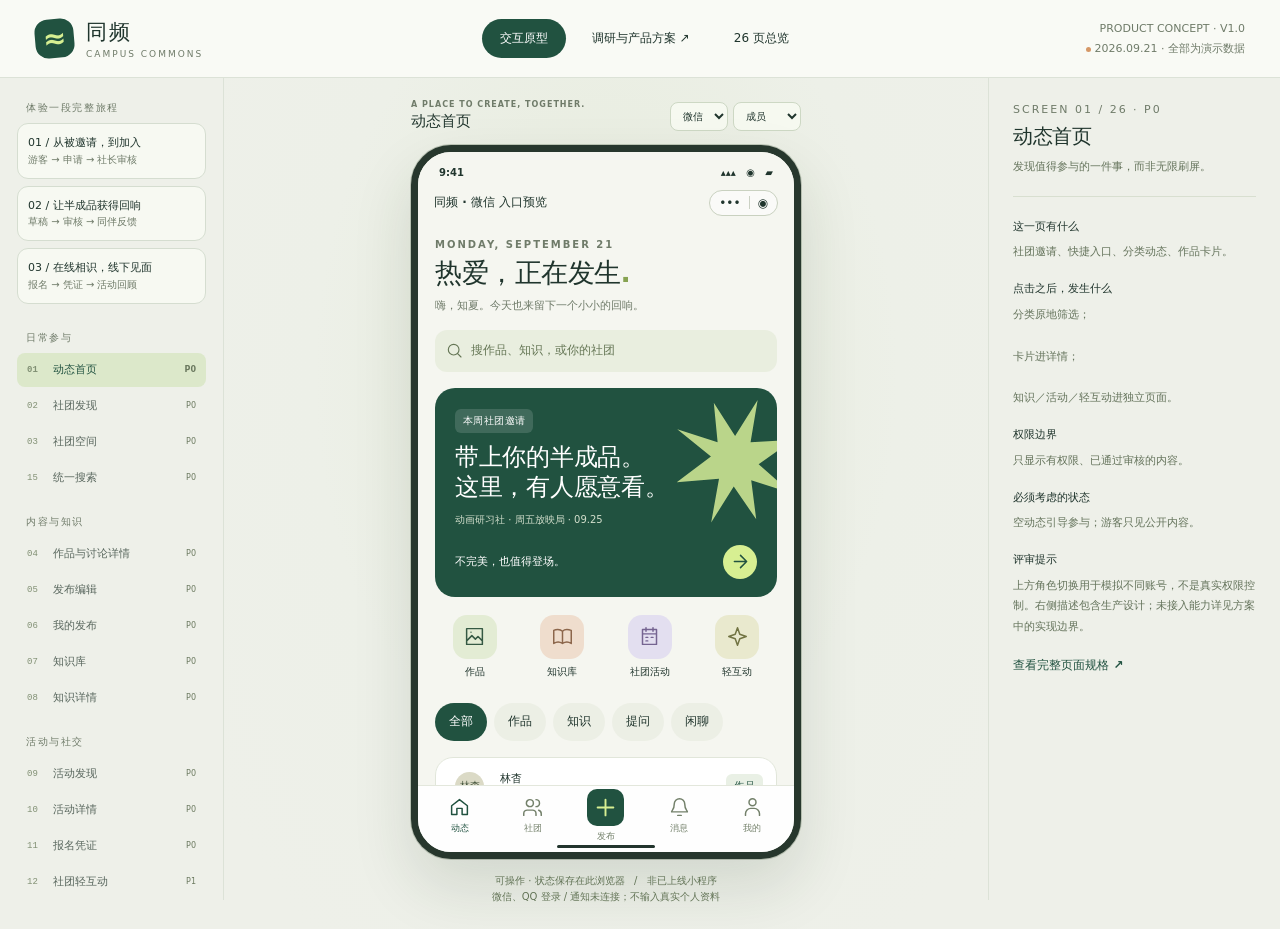
<file: docs/原型文档/prototype.html>
<!doctype html><html lang="zh-CN"><head><meta charset="utf-8"><meta name="viewport" content="width=device-width, initial-scale=1, viewport-fit=cover"><meta name="theme-color" content="#215240"><title>同频 · 社团共同空间｜交互原型</title><style>
:root{--ink:#20352d;--green:#215240;--muted:#6f7b69;--line:#e1e6da;--paper:#f5f6f0;--lime:#d7ef92;--red:#ad493c;font-family:Inter,"PingFang SC","Microsoft YaHei",system-ui,sans-serif;color:var(--ink);font-synthesis:none}*{box-sizing:border-box}body{margin:0;background:#eef0e9;font-size:14px}button,input,textarea,select{font:inherit}button{cursor:pointer;color:inherit;border:0;background:none}a{color:inherit;text-decoration:none}button:focus-visible,a:focus-visible{outline:3px solid #9db866;outline-offset:2px}button:disabled{opacity:.48;cursor:not-allowed}h1,h2,h3,h4,p{margin:0}h2{font-size:25px;line-height:1.35;letter-spacing:-.5px}h3{font-size:18px;line-height:1.45}h4{font-size:15px;line-height:1.5}p{line-height:1.75}.muted{color:var(--muted)}.tiny{font-size:11px;line-height:1.75}.small{font-size:12px;line-height:1.75}.eyebrow{font-size:10px;letter-spacing:2px;font-weight:750;text-transform:uppercase}.row{display:flex;align-items:center;gap:10px}.between{justify-content:space-between}.grow{flex:1;min-width:0}.stack{display:flex;flex-direction:column;gap:12px}.space{height:20px}.section-title{display:flex;align-items:center;justify-content:space-between;margin:22px 0 12px}.section-title h3{font-size:17px}.link{font-size:12px;color:var(--green);font-weight:650;min-height:36px}.icon{width:21px;height:21px;display:inline-block;vertical-align:middle;fill:none;stroke:currentColor;stroke-width:1.7;stroke-linecap:round;stroke-linejoin:round;flex-shrink:0}.circle-btn{height:40px;width:40px;display:grid;place-items:center;border-radius:50%;background:#fff}.label{font-size:10px;font-weight:650;letter-spacing:.4px;padding:5px 8px;border-radius:6px;background:#e9f0e5;color:var(--green);display:inline-flex;align-items:center;gap:3px}.label.orange{background:#fbebdd;color:#955629}.label.purple{background:#efebf7;color:#6c5c94}.label.dark{background:#ffffff24;color:white}.pill{border-radius:30px;padding:9px 14px;background:#ecefe5;font-size:12px;white-space:nowrap;min-height:38px}.pill.active{background:var(--green);color:white}.chips{display:flex;gap:7px;overflow:auto;padding:3px 0;scrollbar-width:none}.btn{display:flex;align-items:center;justify-content:center;gap:7px;min-height:44px;padding:11px 17px;border-radius:13px;background:var(--green);color:#fff;font-size:13px;font-weight:650;line-height:1.5}.btn.secondary{background:#e9eedf;color:var(--green)}.btn.outline{border:1px solid var(--line);background:#fff;color:var(--ink)}.btn.danger{background:#faeee9;color:var(--red)}.btn.wide{width:100%}.card{background:#fff;border:1px solid var(--line);border-radius:18px;overflow:hidden}.pad{padding:16px}.notice{padding:12px 14px;background:#eaf0e2;border-radius:13px;font-size:12px;line-height:1.75;color:#486345}.notice.warn{background:#fcf0e3;color:#8c633c}.notice.danger{background:#faeee9;color:var(--red)}.divider{height:1px;background:var(--line);margin:16px 0}.avatar{width:36px;height:36px;display:grid;place-items:center;border-radius:50%;background:#dbdac6;color:#47573f;font-size:12px;font-weight:700;flex-shrink:0}.avatar.alt{background:#e5d4c8;color:#8a5e45}.avatar.big{height:64px;width:64px;font-size:22px}.progress{height:5px;background:#e7ecdf;border-radius:20px;overflow:hidden}.progress>span{height:100%;display:block;background:var(--green);border-radius:20px}.empty{text-align:center;padding:30px 18px;border:1px dashed #ccd6c0;border-radius:18px;color:var(--muted);line-height:1.8;background:#fff}.empty .icon{width:34px;height:34px;margin-bottom:10px}.empty h3{color:var(--ink);font-size:17px;margin:5px 0}.empty .btn{margin-top:16px}.field{display:block;margin-bottom:16px}.field>span{display:block;font-size:13px;font-weight:650;margin-bottom:8px}.field input,.field textarea,.field select{display:block;width:100%;border:1px solid #d3ddcb;border-radius:12px;background:white;color:var(--ink);padding:12px;outline:0;line-height:1.6;min-height:44px}.field input:focus,.field textarea:focus{border-color:var(--green);box-shadow:0 0 0 2px #21524014}.field textarea{min-height:106px;resize:vertical}.check{display:flex;align-items:flex-start;gap:9px;font-size:12px;line-height:1.8;margin:12px 0}.check input{accent-color:var(--green);width:17px;height:17px;margin:3px 0;flex-shrink:0}.error{color:var(--red);font-size:12px;line-height:1.7;margin-bottom:12px}.split{display:grid;grid-template-columns:1fr 1fr;gap:10px}
.workspace-header{height:78px;padding:0 35px;display:flex;align-items:center;justify-content:space-between;background:#f9faf5;border-bottom:1px solid #dce2d7}.brand{display:flex;align-items:center;gap:12px}.brand-mark{background:var(--green);color:var(--lime);width:39px;height:39px;border-radius:13px;display:grid;place-items:center;font-size:28px;font-weight:650;line-height:1;transform:rotate(-5deg)}.brand-word{font-size:21px;font-weight:750;letter-spacing:2px}.brand-meta{font-size:9px;letter-spacing:2px;color:var(--muted);margin-top:3px}.workspace-tabs{display:flex;gap:8px}.workspace-tabs a,.workspace-tabs button{padding:11px 18px;border-radius:30px;font-size:12px}.workspace-tabs .selected{background:var(--green);color:white}.review-meta{font-size:11px;color:var(--muted);text-align:right;line-height:1.8}.workspace{max-width:1490px;margin:auto;display:grid;grid-template-columns:224px minmax(455px,1fr) 292px;min-height:calc(100vh - 78px)}.sidebar{padding:23px 17px 28px;border-right:1px solid #dce2d7;height:calc(100vh - 78px);position:sticky;top:0;overflow:auto;scrollbar-width:thin}.side-label{font-size:10px;letter-spacing:1.6px;color:var(--muted);margin:20px 9px 8px}.side-label:first-child{margin-top:0}.page-link{width:100%;display:flex;align-items:center;gap:10px;text-align:left;min-height:34px;padding:7px 10px;border-radius:8px;font-size:11px;color:#58665d;margin-bottom:2px}.page-link span:first-child{font-size:9px;width:16px;font-family:monospace;color:#819074}.page-link.active{background:#dce8ca;color:var(--green);font-weight:700}.page-link .stage{margin-left:auto;font-size:8px;color:#6b795f}.scenario{border:1px solid #d5ddd0;background:#f7f9f2;border-radius:11px;padding:10px;text-align:left;width:100%;margin-bottom:7px;font-size:11px;line-height:1.6}.scenario span{display:block;color:var(--muted);font-size:10px}.center-stage{display:flex;align-items:center;flex-direction:column;padding:22px 20px 24px;background:radial-gradient(ellipse at 50% 35%,#e5ebda 0,#edf0e8 54%,#eef0e9 90%);min-width:0}.stage-head{display:flex;justify-content:space-between;align-items:flex-end;width:390px;max-width:100%;margin-bottom:14px;gap:8px}.stage-head h1{font-size:15px;margin-top:3px}.stage-head .eyebrow{color:var(--muted);font-size:8px;letter-spacing:1px}.select-mini{border:1px solid #cdd8c4;border-radius:8px;padding:7px 8px;background:#f6f9f0;font-size:10px;color:var(--ink)}.phone{width:390px;height:805px;max-height:calc(100vh - 186px);min-height:590px;background:var(--paper);border:7px solid #27372d;border-radius:40px;box-shadow:0 28px 60px #20351d21,0 0 0 1px #84927d70;position:relative;display:flex;flex-direction:column;overflow:hidden}.statusbar{height:31px;padding:10px 21px 0;display:flex;align-items:center;justify-content:space-between;font-size:10px;font-weight:750;flex-shrink:0;background:var(--paper)}.host-nav{height:39px;display:flex;align-items:center;justify-content:space-between;padding:0 16px;flex-shrink:0;background:var(--paper)}.host-title{font-size:12px;font-weight:650}.host-capsule{border:1px solid #c9d1c0;background:#ffffff88;border-radius:25px;height:26px;display:flex;align-items:center;padding:0 9px;gap:8px;font-size:12px}.host-capsule .sep{width:1px;height:13px;background:#cbd1c4}.screen{flex:1;overflow:auto;overscroll-behavior:contain;scrollbar-width:none;position:relative}.screen::-webkit-scrollbar{display:none}.page{padding:8px 17px 24px;min-height:100%;animation:enter .15s ease-out}.bottom-nav{background:#fffffff2;display:flex;align-items:center;justify-content:space-around;height:67px;padding:6px 5px 12px;border-top:1px solid #e3e7dc;flex-shrink:0}.navitem{display:flex;align-items:center;flex-direction:column;gap:4px;font-size:9px;color:#73806a;min-width:54px;min-height:44px;justify-content:center}.navitem.active{color:var(--green);font-weight:700}.navitem.add .icon{width:27px;height:27px;background:var(--green);color:var(--lime);padding:5px;border-radius:10px;box-sizing:content-box}.home-indicator{position:absolute;bottom:4px;left:50%;width:98px;height:3px;background:#22352d;border-radius:5px;transform:translateX(-50%);z-index:8}.stage-foot{font-size:10px;color:#67785a;margin-top:14px;line-height:1.6;text-align:center}.inspector{border-left:1px solid #dce2d7;padding:25px 24px;max-height:calc(100vh - 78px);position:sticky;top:0;overflow:auto}.inspector h2{font-size:20px;margin-top:7px}.inspector p{font-size:11px;line-height:1.9;margin:7px 0 18px;color:#64735b}.inspector h4{font-size:11px;margin-top:18px}.inspector .num{font-size:11px;color:var(--muted);letter-spacing:2px}.inspector code{font-size:10px;word-break:break-word;color:#6d7d58}.test-buttons{display:flex;gap:6px;flex-wrap:wrap;margin:10px 0}.test-buttons button{font-size:10px;padding:7px 10px;border:1px solid #d6dfcb;border-radius:8px;background:#f8faf4;min-height:32px}.mobile-review,.review-drawer{display:none}.spec-box{border-top:1px solid #d8dfd0;margin-top:16px;padding-top:4px}.issue-dot{height:5px;width:5px;border-radius:50%;background:#d59766;display:inline-block;margin-right:4px}
.greeting{padding:9px 0 14px}.greeting h2{font-size:27px;font-weight:740;margin:5px 0}.greeting p{font-size:11px;color:var(--muted)}.searchbox{background:#e9eedf;border-radius:12px;display:flex;align-items:center;gap:8px;padding:11px 12px;color:#657655;font-size:12px;width:100%;text-align:left;min-height:42px}.searchbox .icon{width:16px;height:16px}.home-hero{margin:16px 0 13px;background:var(--green);border-radius:20px;padding:21px 20px 18px;color:white;position:relative;overflow:hidden;min-height:166px}.home-hero h3{font-size:24px;line-height:1.28;letter-spacing:-.3px;margin:9px 0 8px;max-width:255px;position:relative;z-index:2}.home-hero p{font-size:10px;color:#d3dfcc;position:relative;z-index:2}.hero-mark{position:absolute;width:124px;height:124px;right:-20px;top:11px;color:#d5ed98;transform:rotate(-20deg);opacity:.85}.hero-bottom{margin-top:16px}.hero-arrow{height:34px;width:34px;background:var(--lime);color:var(--green);display:grid;place-items:center;border-radius:50%}.quick-grid{display:grid;grid-template-columns:repeat(4,1fr);gap:8px;margin:17px 0 20px}.quick{font-size:10px;display:flex;align-items:center;flex-direction:column;gap:6px}.quick-icon{width:44px;height:44px;border-radius:14px;display:grid;place-items:center;background:#e3ecd4;color:#355943;flex-shrink:0}.quick:nth-child(2) .quick-icon{background:#efddcd;color:#8c664b}.quick:nth-child(3) .quick-icon{background:#e3dff0;color:#756491}.quick:nth-child(4) .quick-icon{background:#e9e9ce;color:#727443}.post-card{margin:13px 0 16px;padding:13px}.post-author{margin-bottom:11px}.post-author .avatar{width:29px;height:29px;font-size:10px}.post-author .name{font-size:11px;font-weight:650}.post-author .meta{font-size:9px;color:var(--muted);margin-top:2px}.post-card h4{margin:12px 0 6px;font-size:15px}.post-card p{font-size:11px;color:#617458;line-height:1.7}.post-footer{display:flex;align-items:center;justify-content:space-between;margin-top:12px;font-size:10px;color:#6a7c5c;gap:4px}.post-footer button{display:inline-flex;align-items:center;gap:5px;min-height:36px;padding:0 5px}.post-footer .icon{width:15px;height:15px}.post-footer .liked{color:#a7654c}.post-art{height:195px;border-radius:12px;overflow:hidden;position:relative;background:#d9e6c1;width:100%;display:block}.post-art svg{height:100%;width:100%;display:block}.post-art.tall{height:269px;border-radius:16px}.text-card{padding:18px;background:#f4f0e5;border-radius:12px}.text-card h4{font-size:21px;line-height:1.35;margin:9px 0}.content-tag{font-size:10px;color:#55784b;background:#edf3e4;border-radius:4px;padding:4px 6px;display:inline-block;margin-right:5px}.back-title{display:flex;align-items:center;gap:10px;padding:5px 0 18px}.back-title h2{font-size:21px}.back-title button{padding:0;width:30px;height:38px;flex-shrink:0}.cover{padding:24px 20px;min-height:192px;position:relative;overflow:hidden;background:#dfebc7;border-radius:20px}.cover .hero-mark{width:180px;height:180px;opacity:.2;color:#547436;right:-40px;top:-12px}.cover h2{font-size:28px;margin:25px 0 8px;position:relative}.club-icon{height:47px;width:47px;border-radius:14px;display:grid;place-items:center;background:#dce8bf;color:var(--green);font-size:22px;flex-shrink:0}.club-tile{display:flex;gap:13px;align-items:center;padding:15px;border:1px solid var(--line);background:white;border-radius:15px;text-align:left;width:100%;min-height:83px}.club-tile h4{font-size:14px}.club-tile p{font-size:10px;color:var(--muted);margin-top:3px}.tabs{display:flex;border-bottom:1px solid var(--line);margin:17px 0;gap:22px}.tabs button{font-size:13px;padding:12px 0;position:relative;color:var(--muted)}.tabs button.active{color:var(--green);font-weight:700}.tabs button.active:after{content:'';position:absolute;bottom:0;left:12%;width:76%;height:3px;border-radius:3px;background:var(--green)}.comment{padding:15px 0;border-bottom:1px solid var(--line)}.comment p{font-size:12px;line-height:1.8;margin-top:7px}.comment .name{font-size:12px;font-weight:650}.comment .meta{font-size:10px;color:var(--muted)}.feedback-box{background:#eaf0df;border-left:3px solid #73904a;border-radius:0 12px 12px 0;padding:13px;margin:17px 0}.feedback-box h4{font-size:12px;margin-bottom:4px}.feedback-box p{font-size:12px;line-height:1.8}.actionbar{display:flex;gap:8px;margin:18px 0}.actionbar button{flex:1}.actionbar .icon{width:17px;height:17px}.upload-zone{border:1px dashed #aebd9a;border-radius:14px;background:#f0f4e8;padding:19px;text-align:center;color:#547637;font-size:12px;line-height:1.7;min-height:90px}.upload-zone .icon{width:27px;height:27px;display:block;margin:0 auto 8px}.knowledge-hero{border-radius:19px;background:#eee0ce;padding:21px;position:relative;overflow:hidden}.knowledge-hero h3{font-size:23px;margin:10px 0}.knowledge-hero p{font-size:11px;color:#866a4f}.book-shape{font-size:65px;position:absolute;right:15px;bottom:12px;opacity:.17;font-family:Georgia,serif}.knowledge-row{width:100%;display:flex;align-items:center;gap:13px;padding:16px 13px;text-align:left;background:white;border:1px solid var(--line);border-radius:14px}.book-icon{height:46px;width:40px;background:#e5edd8;border-radius:4px 9px 9px 4px;border-left:5px solid #93a17e;display:grid;place-items:center;font-size:18px;flex-shrink:0}.knowledge-row h4{font-size:13px}.knowledge-row p{font-size:10px;color:var(--muted);margin-top:4px}.article-body h3{font-size:17px;margin:22px 0 10px}.article-body p{font-size:13px;line-height:1.95;margin:12px 0;color:#5e6c5a}.example{padding:16px;background:#edf0e4;border-radius:12px;font-size:12px;line-height:1.9}.event-cover{background:#d9d5e9;border-radius:18px;position:relative;padding:22px;overflow:hidden;min-height:205px}.event-cover .eyebrow{color:#665987}.event-cover h2{font-size:30px;line-height:1.1;margin:18px 0 13px;color:#494363;max-width:230px;position:relative;z-index:2;word-break:break-word}.disc{position:absolute;right:-33px;bottom:-43px;border:33px solid #aaa1c4;width:190px;height:190px;border-radius:50%}.disc:after{content:'';width:50px;height:50px;border:14px solid #bdb3d3;position:absolute;inset:20px;border-radius:50%}.event-card{padding:14px;margin:12px 0}.event-card .event-cover{min-height:133px;border-radius:12px;padding:17px}.event-card .event-cover h2{font-size:23px;margin:9px 0 0}.event-card .disc{width:145px;height:145px;border-width:26px;right:-30px;bottom:-54px}.event-card .disc:after{display:none}.event-info{display:flex;align-items:flex-start;gap:11px;padding:12px 0;border-bottom:1px solid var(--line);font-size:12px;line-height:1.7}.event-info .icon{width:18px;height:18px;margin-top:2px;color:#6c805d}.ticket{background:white;border-radius:20px;overflow:hidden;box-shadow:0 15px 40px #2035200c;border:1px solid var(--line)}.ticket-top{padding:25px;background:var(--green);color:#fff}.ticket-main{padding:22px;position:relative}.ticket-sep{border-top:2px dashed #d9dfd0;margin:20px -22px}.demo-code{background:#edf2e3;padding:20px;border-radius:12px;text-align:center;font:700 26px monospace;letter-spacing:5px}.poll-option{width:100%;display:flex;gap:10px;align-items:center;border:1px solid var(--line);border-radius:12px;padding:13px;margin:9px 0;font-size:12px;text-align:left;background:white;position:relative;overflow:hidden}.poll-option.selected{border-color:#768d53;background:#eff5e3}.poll-option .meter{position:absolute;inset:0 auto 0 0;background:#dcebbb;z-index:0}.poll-option span{position:relative;z-index:1}.menu-row{display:flex;align-items:center;gap:13px;min-height:59px;padding:12px 15px;width:100%;text-align:left;border-bottom:1px solid var(--line);font-size:13px}.menu-row:last-child{border-bottom:0}.menu-row .icon{height:18px;width:18px;color:#607a48}.chev{margin-left:auto;color:#879775}.profile-cover{background:#e6ebd5;border-radius:20px;min-height:100px;position:relative;overflow:hidden;margin-bottom:-30px}.profile-cover:before,.profile-cover:after{content:'';border:14px solid #c7d39f;border-radius:50%;height:160px;width:160px;position:absolute;right:-35px;top:-77px}.profile-cover:after{height:95px;width:95px;right:20px;top:14px;border:10px solid #d2d9b7}.profile-identity{padding:0 17px;position:relative}.profile-identity .avatar{border:5px solid var(--paper);height:76px;width:76px}.stats{display:grid;grid-template-columns:repeat(3,1fr);padding:18px 0;margin:15px 0;background:#fff;border:1px solid var(--line);border-radius:16px;text-align:center}.stats strong{font-size:23px;display:block;font-weight:700}.stats span{font-size:10px;color:var(--muted);display:block;margin-top:4px}.notification{display:flex;gap:10px;padding:17px 0;border-bottom:1px solid var(--line);text-align:left;width:100%;align-items:flex-start}.notification .text{flex:1;font-size:12px;line-height:1.8}.notification .time{font-size:10px;color:var(--muted);margin-top:5px}.unread{height:6px;width:6px;border-radius:50%;background:#cb805b;flex-shrink:0;margin-top:8px}.switch{height:25px;width:43px;border-radius:20px;background:#b9c6ad;position:relative;min-height:25px;margin-left:auto}.switch:after{content:'';height:19px;width:19px;border-radius:50%;background:white;position:absolute;left:3px;top:3px;box-shadow:0 1px 4px #0002}.switch.on{background:var(--green)}.switch.on:after{left:21px}.status-hero{text-align:center;padding:28px 16px}.stamp{height:68px;width:68px;border-radius:50%;background:#e0ecd0;display:grid;place-items:center;margin:0 auto 17px;color:#547c32}.stamp .icon{width:29px;height:29px}.status-hero h2{font-size:24px}.status-hero p{font-size:12px;color:var(--muted);margin-top:9px}.timeline{padding-left:14px;margin:20px 0}.timeline-item{padding:0 0 24px 21px;border-left:1px solid #d8dfce;position:relative;font-size:12px;line-height:1.8}.timeline-item:before{content:'';position:absolute;width:9px;height:9px;border-radius:50%;background:#bfccaa;top:5px;left:-5px;border:2px solid var(--paper)}.timeline-item.done:before{background:var(--green)}.timeline-item p{font-size:11px;color:var(--muted)}.metric-grid{display:grid;grid-template-columns:1fr 1fr;gap:12px;margin:18px 0}.metric{background:#fff;padding:18px;border:1px solid var(--line);border-radius:16px}.metric strong{font-size:33px;font-weight:650;display:block;margin:7px 0}.metric .caption{font-size:11px;color:var(--muted)}.review-card{padding:16px;margin:12px 0}.review-card h4{margin:11px 0 6px}.review-card .actionbar{margin:14px 0 0}.review-card p{font-size:12px;color:var(--muted)}.invite-hero{background:var(--green);color:white;border-radius:23px;padding:32px 23px;min-height:285px;position:relative;overflow:hidden}.invite-hero .brand-mark{background:var(--lime);color:var(--green);width:42px;height:42px;margin-bottom:25px}.invite-hero h2{font-size:31px;line-height:1.3;position:relative;z-index:1}.invite-hero p{font-size:11px;color:#d3dfc9;margin-top:15px;max-width:220px}.invite-hero .hero-mark{right:-32px;top:auto;bottom:-4px;width:150px;height:150px;opacity:.15}.stepnum{height:25px;width:25px;border-radius:8px;background:#e0eace;color:#51713a;display:grid;place-items:center;font-size:11px;flex-shrink:0}.searchform{display:flex;gap:8px;margin:6px 0 17px}.searchform input{min-width:0;flex:1;border:1px solid #cbd8bf;background:white;border-radius:12px;padding:11px;font-size:12px;outline:none}.searchform .btn{min-height:40px;padding:9px 14px}.results-label{font-size:10px;color:var(--muted);margin:16px 0 8px}.dialog-overlay{position:absolute;inset:0;background:#162d2580;z-index:30;display:flex;align-items:flex-end;backdrop-filter:blur(3px)}.dialog{background:var(--paper);border-radius:25px 25px 0 0;padding:13px 22px 24px;width:100%;max-height:90%;overflow:auto;box-shadow:0 -10px 30px #0001;animation:enter .18s ease-out}.dialog-handle{width:32px;height:4px;border-radius:4px;background:#cdd5c1;margin:0 auto 17px}.dialog h3{margin-bottom:10px;font-size:20px}.dialog p{font-size:12px;line-height:1.85;color:#627557}.dialog .actionbar{margin-bottom:0}.toast{position:absolute;z-index:45;left:50%;bottom:91px;transform:translateX(-50%);background:#253e31ed;color:white;padding:11px 16px;border-radius:12px;font-size:12px;line-height:1.6;max-width:90%;width:max-content;box-shadow:0 8px 30px #0002;pointer-events:none}.state-banner{font-size:10px;background:#fbecd6;color:#886031;padding:6px 17px;border-bottom:1px solid #e9d7b6;flex-shrink:0}.overview-modal{position:fixed;z-index:80;inset:0;background:#eef0e9;overflow:auto;padding:28px}.overview-grid{max-width:1150px;margin:22px auto;display:grid;grid-template-columns:repeat(3,1fr);gap:15px}.overview-card{padding:20px;background:white;border:1px solid var(--line);border-radius:16px;text-align:left}.overview-card h3{font-size:15px;margin:9px 0}.overview-card p{font-size:11px;color:var(--muted)}@keyframes enter{from{opacity:.65;transform:translateY(4px)}to{opacity:1;transform:translateY(0)}}
@media(min-width:1600px){.phone{max-height:850px;height:850px}.center-stage{padding-top:32px}.workspace{grid-template-columns:244px minmax(520px,1fr) 322px}}@media(max-width:1120px) and (min-width:701px){.workspace{grid-template-columns:185px minmax(405px,1fr)}.inspector{display:none}.workspace-header{padding:0 22px}.review-meta{display:none}.sidebar{padding:20px 12px}}@media(max-width:700px){body{background:var(--paper)}.workspace-header,.sidebar,.inspector,.stage-head,.stage-foot{display:none}.workspace{display:block;min-height:0}.center-stage{padding:0;background:var(--paper)}.phone{border:0;border-radius:0;box-shadow:none;width:100%;height:100dvh;min-height:0;max-height:none;padding-top:30px}.statusbar{display:none}.host-nav{height:37px;padding:0 18px}.page{padding:12px 19px 27px}.bottom-nav{height:calc(67px + env(safe-area-inset-bottom));padding-bottom:calc(12px + env(safe-area-inset-bottom))}.home-indicator{display:none}.mobile-review{display:flex;position:fixed;z-index:20;top:0;left:0;right:0;height:30px;background:#20392c;color:#e0ecc9;font-size:9px;align-items:center;justify-content:space-between;padding:0 13px}.mobile-review button{font-size:10px;padding:4px 7px}.review-drawer.open{display:block;position:fixed;z-index:70;inset:30px 0 0;background:var(--paper);overflow:auto;padding:20px}.review-drawer .page-link{font-size:13px;min-height:42px}.mobile-controls{display:flex;gap:12px;align-items:center;margin:0 0 20px}.review-drawer .side-label{margin-top:16px}.post-art{height:220px}.post-art.tall{height:290px}.overview-grid{grid-template-columns:1fr}.overview-modal{padding:20px}.toast{bottom:100px}.dialog{padding-bottom:calc(24px + env(safe-area-inset-bottom))}}@media(prefers-reduced-motion:reduce){*{animation:none!important;scroll-behavior:auto!important}}
</style></head><body><header class="workspace-header"><div class="brand"><div class="brand-mark">≈</div><div><div class="brand-word">同频</div><div class="brand-meta">CAMPUS COMMONS</div></div></div><div class="workspace-tabs"><button class="selected" data-action="proto">交互原型</button><a href="product-plan.html" target="_blank">调研与产品方案 ↗</a><button data-action="overview">26 页总览</button></div><div class="review-meta">PRODUCT CONCEPT · V1.0<br><span class="issue-dot"></span>2026.09.21 · 全部为演示数据</div></header><div class="mobile-review"><span>同频 · 交互原型 / 演示数据</span><div><button data-action="mobile-menu">页面与角色 ☰</button><a href="product-plan.html" target="_blank">方案 ↗</a></div></div><div class="workspace"><aside class="sidebar" id="sidebar"></aside><main class="center-stage"><div class="stage-head"><div><div class="eyebrow">A PLACE TO CREATE, TOGETHER.</div><h1 id="stageTitle">让每一份热爱，都有回响。</h1></div><div class="row" style="gap:5px"><select id="hostSelect" class="select-mini" aria-label="选择小程序宿主"><option>微信</option><option>QQ</option></select><select id="roleSelect" class="select-mini" aria-label="切换演示角色"><option value="member">成员</option><option value="visitor">游客</option><option value="admin">社长</option><option value="successor">继任者</option></select></div></div><div class="phone" id="phone"><div class="statusbar"><span>9:41</span><span>▴▴▴ &nbsp; ◉ &nbsp; ▰</span></div><div class="host-nav"><div class="host-title" id="hostTitle">同频 · 南川大学</div><div class="host-capsule"><span>•••</span><span class="sep"></span><span>◉</span></div></div><div id="stateBanner"></div><div id="screen" class="screen" role="main" aria-label="小程序原型"></div><nav class="bottom-nav" id="bottomNav" aria-label="底部导航"></nav><div class="home-indicator"></div><div id="overlay"></div><div id="toast" aria-live="polite"></div></div><p class="stage-foot">可操作 · 状态保存在此浏览器 &nbsp; / &nbsp; 非已上线小程序<br>微信、QQ 登录 / 通知未连接；不输入真实个人资料</p></main><aside class="inspector" id="inspector"></aside></div><div class="review-drawer" id="mobileDrawer"></div><div id="overviewRoot"></div><script>
'use strict';
const SPECS=[
  {
    "id": "home",
    "title": "动态首页",
    "group": "日常参与",
    "priority": "P0",
    "goal": "发现值得参与的一件事，而非无限刷屏。",
    "components": "社团邀请、快捷入口、分类动态、作品卡片。",
    "actions": "分类原地筛选；卡片进详情；知识／活动／轻互动进独立页面。",
    "states": "空动态引导参与；游客只见公开内容。",
    "permissions": "只显示有权限、已通过审核的内容。",
    "number": 1,
    "analytics": "home_view / home_action"
  },
  {
    "id": "clubs",
    "title": "社团发现",
    "group": "日常参与",
    "priority": "P0",
    "goal": "找到组织，明确加入条件。",
    "components": "我的社团、校内目录、方向筛选、建社入口。",
    "actions": "打开社团；申请进入加入流程；创建进入表单。",
    "states": "未加入／审核中／已加入。",
    "permissions": "社团简介公开，内部内容不公开。",
    "number": 2,
    "analytics": "clubs_view / clubs_action"
  },
  {
    "id": "club",
    "title": "社团空间",
    "group": "日常参与",
    "priority": "P0",
    "goal": "为内容、知识和活动提供稳定归属。",
    "components": "简介、成员身份、公告、作品／知识／活动页签、管理。",
    "actions": "游客申请；成员查看内容；管理员进入管理台。",
    "states": "游客锁定／成员／负责人。",
    "permissions": "成员关系按社团判断，不由登录或学校身份推导。",
    "number": 3,
    "analytics": "club_view / club_action"
  },
  {
    "id": "post",
    "title": "作品与讨论详情",
    "group": "内容与知识",
    "priority": "P0",
    "goal": "让创作者获得具体反馈。",
    "components": "作品、作者、过程、反馈诉求、评论、点赞、收藏、举报。",
    "actions": "点赞收藏可撤回；评论进入审核；分享只展示授权落地内容。",
    "states": "待审核／已发布／被退回／下架；失效内容不可读。",
    "permissions": "未通过仅作者与授权审核员可见；社外不可由链接绕过。",
    "number": 4,
    "analytics": "post_view / post_action"
  },
  {
    "id": "publish",
    "title": "发布编辑",
    "group": "内容与知识",
    "priority": "P0",
    "goal": "降低半成品、经验和问题的分享门槛。",
    "components": "类型、标题、正文、示例封面、反馈诉求、可见范围、授权、草稿。",
    "actions": "存草稿；校验后提交审核；修改被退回的内容后重审。",
    "states": "必填错误／缺授权／草稿／待审。",
    "permissions": "仅向已加入社团发帖；默认社内可见；公开需额外同意。",
    "number": 5,
    "analytics": "publish_view / publish_action"
  },
  {
    "id": "myposts",
    "title": "我的发布",
    "group": "内容与知识",
    "priority": "P0",
    "goal": "解释内容状态，支持修改。",
    "components": "草稿、待审、发布与退回记录、原因、删除。",
    "actions": "恢复草稿；退回修改；打开详情；二次确认删除。",
    "states": "无发布／草稿／待审／退回／下架。",
    "permissions": "仅本人发布；他人内容从独立审核入口管理。",
    "number": 6,
    "analytics": "myposts_view / myposts_action"
  },
  {
    "id": "library",
    "title": "知识库",
    "group": "内容与知识",
    "priority": "P0",
    "goal": "让新成员不必反复问同一个问题。",
    "components": "新手阅读路径、主题分类、维护人、条目。",
    "actions": "进入知识详情；主题筛选；读完更新进度。",
    "states": "空库／未读／已读；过时条目由维护人修订。",
    "permissions": "继承来源权限；收录不改变版权或扩大范围。",
    "number": 7,
    "analytics": "library_view / library_action"
  },
  {
    "id": "article",
    "title": "知识详情",
    "group": "内容与知识",
    "priority": "P0",
    "goal": "提供可复用、可追溯的结构化经验。",
    "components": "目录、正文、版本、作者、收藏、阅读完成。",
    "actions": "目录定位；收藏；标记已读；带来源去提问。",
    "states": "已读／未读、收藏、失效。",
    "permissions": "本社团成员可读；修订需作者或授权编辑者。",
    "number": 8,
    "analytics": "article_view / article_action"
  },
  {
    "id": "events",
    "title": "活动发现",
    "group": "活动与社交",
    "priority": "P0",
    "goal": "找到可以参加的共同经历。",
    "components": "活动卡、日期、名额、我的报名、组织入口。",
    "actions": "进入详情；报名记录进凭证；管理员可发布。",
    "states": "开放／满员／截止／取消／结束。",
    "permissions": "仅显示当前用户可访问的活动。",
    "number": 9,
    "analytics": "events_view / events_action"
  },
  {
    "id": "event",
    "title": "活动详情",
    "group": "活动与社交",
    "priority": "P0",
    "goal": "清楚说明参加价值、时间与规则。",
    "components": "主题、日期地点、名额、说明、取消规则、报名。",
    "actions": "表单确认→凭证；可选提醒不影响报名；满员进候补。",
    "states": "重复报名不占第二个名额；截止取消禁报名。",
    "permissions": "成员资格、名额与时间由正式服务端再次校验。",
    "number": 10,
    "analytics": "event_view / event_action"
  },
  {
    "id": "ticket",
    "title": "报名凭证",
    "group": "活动与社交",
    "priority": "P0",
    "goal": "承接报名后的取消、签到和回顾。",
    "components": "票据、状态、参与人、取消、演示签到、复盘。",
    "actions": "取消释放名额；签到更新状态；取消活动令凭证失效。",
    "states": "未报名／候补／成功／已签到／已取消。",
    "permissions": "只看本人凭证；正式签到由组织者核销，不允许成员自助冒领。",
    "number": 11,
    "analytics": "ticket_view / ticket_action"
  },
  {
    "id": "playroom",
    "title": "社团轻互动",
    "group": "活动与社交",
    "priority": "P1",
    "goal": "用小话题促成关系，而非陌生人匹配。",
    "components": "主题投票、结果、找搭子话题。",
    "actions": "选择后确认；每人一票；找搭子进入社内发帖。",
    "states": "未投／已投／截止；原型只演示单场投票。",
    "permissions": "社内成员参与；不公开个人选票。",
    "number": 12,
    "analytics": "playroom_view / playroom_action"
  },
  {
    "id": "notifications",
    "title": "消息中心",
    "group": "个人与治理",
    "priority": "P0",
    "goal": "只提醒相关反馈和事务。",
    "components": "互动／事务分类、未读、批量已读。",
    "actions": "点击标已读并打开目标；失效目标通用提示。",
    "states": "未读／已读／无权限／对象下架。",
    "permissions": "仅本人；未授权宿主通知时用站内消息兜底。",
    "number": 13,
    "analytics": "notifications_view / notifications_action"
  },
  {
    "id": "profile",
    "title": "个人主页",
    "group": "个人与治理",
    "priority": "P0",
    "goal": "围绕作品和贡献认识彼此。",
    "components": "昵称、成员标识、作品、收藏、报名、管理与设置。",
    "actions": "本人进入记录；作者页面仅展示共同可见作品。",
    "states": "自己／他人／游客。",
    "permissions": "不公开学号手机号；社团确认不是学校官方认证。",
    "number": 14,
    "analytics": "profile_view / profile_action"
  },
  {
    "id": "search",
    "title": "统一搜索",
    "group": "日常参与",
    "priority": "P0",
    "goal": "找回作品、知识、组织与活动。",
    "components": "关键词、分类型结果、结果数、空态。",
    "actions": "提交查询；点击进入对应页面；换词重新查询。",
    "states": "空关键词／无结果／内容失效。",
    "permissions": "正式系统先按 ACL 过滤再搜索排序计数；不可泄露私密标题。",
    "number": 15,
    "analytics": "search_view / search_action"
  },
  {
    "id": "invite",
    "title": "邀请落地",
    "group": "加入与建社",
    "priority": "P0",
    "goal": "让新人先知道加入价值和边界。",
    "components": "公开简介、参与价值、规则与申请。",
    "actions": "未登录进登录；已登录进申请；成员直接进社团。",
    "states": "有效／过期／撤销；原型演示有效邀请。",
    "permissions": "邀请不授予权限；正式 token 可限次、过期和撤销。",
    "number": 16,
    "analytics": "invite_view / invite_action"
  },
  {
    "id": "onboarding",
    "title": "登录与资料",
    "group": "加入与建社",
    "priority": "P0",
    "goal": "用最少资料建立账号。",
    "components": "昵称、可选兴趣、协议、宿主登录演示。",
    "actions": "主动同意后继续；拒绝回公开介绍。",
    "states": "取消授权／缺昵称／未同意。",
    "permissions": "登录不等于学籍或入社审核；不强索通讯录和定位。",
    "number": 17,
    "analytics": "onboarding_view / onboarding_action"
  },
  {
    "id": "application",
    "title": "加入申请",
    "group": "加入与建社",
    "priority": "P0",
    "goal": "让加入成为双向确认。",
    "components": "加入理由、社规、状态、拒绝原因、撤回与重提。",
    "actions": "提交→待审核；负责人决定→成员可进入；拒绝可重提。",
    "states": "未申请／待审／通过／拒绝／撤回。",
    "permissions": "同一账号每社团一份有效申请；仅本社团管理员可审核。",
    "number": 18,
    "analytics": "application_view / application_action"
  },
  {
    "id": "collection",
    "title": "我的收藏",
    "group": "个人与治理",
    "priority": "P0",
    "goal": "为有价值的内容提供再访入口。",
    "components": "收藏作品、知识、取消收藏。",
    "actions": "点击回来源；取消后更新列表。",
    "states": "空列表／来源下架／权限被撤销。",
    "permissions": "收藏不会复制或扩大原内容权限。",
    "number": 19,
    "analytics": "collection_view / collection_action"
  },
  {
    "id": "settings",
    "title": "隐私与账号",
    "group": "个人与治理",
    "priority": "P0",
    "goal": "控制提醒、了解数据处理和退出方式。",
    "components": "通知偏好、双端关联说明、导出、注销设计、重置演示。",
    "actions": "偏好本地持久化；导出个人 JSON；重置二次确认。",
    "states": "存储失败／导出／重置。",
    "permissions": "本地重置不冒充真实账户注销；不导出他人私密资料。",
    "number": 20,
    "analytics": "settings_view / settings_action"
  },
  {
    "id": "admin",
    "title": "社团管理台",
    "group": "社团管理",
    "priority": "P0",
    "goal": "把负责人注意力放在回应和维护上。",
    "components": "待审、申请、活动、知识维护、交接、操作记录。",
    "actions": "进入独立管理模块；指标随本地状态更新。",
    "states": "无权限／无待办／交接后权限撤销。",
    "permissions": "仅本社团授权负责人；平台治理后台另行隔离。",
    "number": 21,
    "analytics": "admin_view / admin_action"
  },
  {
    "id": "review",
    "title": "审核与举报",
    "group": "社团管理",
    "priority": "P0",
    "goal": "透明维护秩序，并让作者有修改路径。",
    "components": "投稿、评论、举报队列；通过、退回、处理理由。",
    "actions": "通过更新动态；退回理由必填；举报下架或结案。",
    "states": "待处理／通过／退回／撤下／申诉；申诉流程在规格中定义。",
    "permissions": "不终审自己的内容；严重风险交平台专岗。",
    "number": 22,
    "analytics": "review_view / review_action"
  },
  {
    "id": "members",
    "title": "成员与申请管理",
    "group": "社团管理",
    "priority": "P0",
    "goal": "将成员、账号和权限分开管理。",
    "components": "加入理由、同意拒绝、成员角色、交接入口。",
    "actions": "处理申请改变成员关系；拒绝必填原因。",
    "states": "申请已处理冲突；最后社长不得直接移除。",
    "permissions": "管理员不能授予高于自己的权限；原型角色变更只实现换届。",
    "number": 23,
    "analytics": "members_view / members_action"
  },
  {
    "id": "handover",
    "title": "换届交接",
    "group": "社团管理",
    "priority": "P0",
    "goal": "把组织记忆和责任交给下一届。",
    "components": "资料／活动／授权清单、候选人、双向确认。",
    "actions": "清单完成→发起→另一身份接收→转移所有权、撤销旧权。",
    "states": "未开始／待接收／撤回／完成；候选人失效需重选。",
    "permissions": "仅社长发起；接收必须独立账号确认；演示角色切换不是真实授权。",
    "number": 24,
    "analytics": "handover_view / handover_action"
  },
  {
    "id": "createclub",
    "title": "创建社团",
    "group": "加入与建社",
    "priority": "P1",
    "goal": "允许新组织申请，但不冒充学校认可。",
    "components": "名称、学校、方向、简介、负责人声明。",
    "actions": "校验重名和必填；提交进平台待审，不自动进入目录。",
    "states": "未提交／待审／驳回补充／通过；原型演示提交与待审。",
    "permissions": "已登录可申请；学校认可与运营主体需独立核验。",
    "number": 25,
    "analytics": "createclub_view / createclub_action"
  },
  {
    "id": "eventedit",
    "title": "活动发布与管理",
    "group": "社团管理",
    "priority": "P0",
    "goal": "组织有明确规则、可取消的免费活动。",
    "components": "标题、日期、地点、容量、规则、发布、已有活动取消。",
    "actions": "校验表单→活动详情；取消后既有凭证失效。",
    "states": "非法日期容量／待审／发布／取消。",
    "permissions": "负责人操作；真实活动是否需要校内审批按校规配置。",
    "number": 26,
    "analytics": "eventedit_view / eventedit_action"
  }
];
const ICONS={home:'M3 10l9-7 9 7v10H15v-7H9v7H3z',club:'M16 21v-2a4 4 0 0 0-4-4H6a4 4 0 0 0-4 4v2M16 3a4 4 0 0 1 0 8M22 21v-2a4 4 0 0 0-3-3.8M13 7a4 4 0 1 1-8 0 4 4 0 0 1 8 0',plus:'M12 5v14M5 12h14',bell:'M18 8a6 6 0 0 0-12 0c0 7-3 7-3 9h18c0-2-3-2-3-9M10 21h4',user:'M20 21v-2a6 6 0 0 0-6-6h-4a6 6 0 0 0-6 6v2M16 6a4 4 0 1 1-8 0 4 4 0 0 1 8 0',search:'M21 21l-5-5M18 10a8 8 0 1 1-16 0 8 8 0 0 1 16 0',arrow:'M5 12h14M12 5l7 7-7 7',back:'M15 18l-6-6 6-6',chev:'M9 5l7 7-7 7',book:'M12 6c-3-3-8-2-10-1v15c3-2 7-2 10 0 3-2 7-2 10 0V5c-3-1-7-2-10 1zm0 0v14',calendar:'M4 4h16v17H4zM4 9h16M8 2v4M16 2v4M8 13h2M14 13h2M8 17h2',spark:'M12 2l2.6 7.4L22 12l-7.4 2.6L12 22l-2.6-7.4L2 12l7.4-2.6z',image:'M3 3h18v18H3zM3 17l6-6 4 4 3-3 5 5M8 7h.01',heart:'M20.8 4.6a5.5 5.5 0 0 0-7.8 0L12 5.7l-1.1-1.1a5.5 5.5 0 0 0-7.8 7.8L12 21l8.8-8.6a5.5 5.5 0 0 0 0-7.8z',comment:'M21 11a9 9 0 0 1-9 9H3l2-5a9 9 0 1 1 16-4z',save:'M5 3h14v19l-7-5-7 5z',lock:'M5 10h14v11H5zM8 10V6a4 4 0 0 1 8 0v4',check:'M5 12l4 4L19 6',clock:'M12 8v5l3 2M22 12a10 10 0 1 1-20 0 10 10 0 0 1 20 0',pin:'M20 10c0 6-8 12-8 12S4 16 4 10a8 8 0 1 1 16 0M15 10a3 3 0 1 1-6 0 3 3 0 0 1 6 0',share:'M12 16V3M7 8l5-5 5 5M5 12H3v9h18v-9h-2',flag:'M4 22V3M4 3h15l-4 5 4 5H4',settings:'M12 8a4 4 0 1 0 0 8 4 4 0 0 0 0-8M10 2h4l1 3 3 1 3 3-2 3 2 3-3 3-3 1-1 3h-4l-1-3-3-1-3-3 2-3-2-3 3-3 3-1z',chart:'M4 20V10M10 20V4M16 20V8M22 20H2',edit:'M16 3l5 5-13 13H3v-5zM13 6l5 5',upload:'M12 16V3M7 8l5-5 5 5M3 15v6h18v-6',ticket:'M3 4h18v5a3 3 0 0 0 0 6v5H3v-5a3 3 0 0 0 0-6zM15 4v16',refresh:'M3 11a9 9 0 0 1 15-7l3 3M21 3v4h-4M21 13a9 9 0 0 1-15 7l-3-3M3 21v-4h4',file:'M6 2h8l5 5v15H6zM14 2v6h5M9 13h7M9 17h7'};
function icon(n,cl=''){return `<svg class="icon ${cl}" viewBox="0 0 24 24" aria-hidden="true"><path d="${ICONS[n]||ICONS.spark}"/></svg>`}
function esc(v){return String(v??'').replace(/[&<>"']/g,c=>({'&':'&amp;','<':'&lt;','>':'&gt;','"':'&quot;',"'":'&#39;'}[c]))}
function attrs(o={}){return Object.entries(o).map(([k,v])=>`data-${k}="${esc(v)}"`).join(' ')}
function btn(text,action,style='',data={}){return `<button type="button" class="btn ${style}" data-action="${action}" ${attrs(data)}>${text}</button>`}
function title(text){return `<div class="back-title"><button data-action="back" aria-label="返回">${icon('back')}</button><h2>${esc(text)}</h2></div>`}
function heading(t,more='',page=''){return `<div class="section-title"><h3>${t}</h3>${more?`<button class="link" data-action="nav" data-page="${page}">${more} ${icon('chev')}</button>`:''}</div>`}
function avatar(n,cl=''){return `<div class="avatar ${cl}">${esc(n.slice(-2))}</div>`}
function empty(t,desc,a='',l=''){return `<div class="empty">${icon('spark')}<h3>${t}</h3><p class="small">${desc}</p>${a?btn(l,a,'wide secondary'):''}</div>`}
function star(){return '<svg class="hero-mark" viewBox="0 0 100 100" aria-hidden="true"><path fill="currentColor" d="M50 0l7 31 27-21-17 30 33 10-33 9 17 31-27-21-7 31-8-31-27 21 18-31L0 50l33-10-18-30 27 21z"/></svg>'}
function art(kind='forest',tall=false){let d='';if(kind==='forest'){d=`<rect width="400" height="290" fill="#d4dfb4"/><circle cx="298" cy="79" r="43" fill="#ed9f66"/><path d="M0 165Q70 82 145 166T400 130V290H0Z" fill="#90ad71"/><path d="M0 210Q150 95 266 207T400 190V290H0Z" fill="#526f50"/><path d="M0 270Q130 160 250 250T400 222V290H0Z" fill="#284f3e"/><path d="M170 290q-45-64 17-108q35-21 23-48q-17 21-12 33q-40 20-50 42q-30 55-11 81z" fill="#e6daaf"/><path d="M51 0L28 290H7L21 0M376 0l20 290h-25L358 0" fill="#3b5940"/><path d="M33 63L84 16M369 108l-56-53" stroke="#3b5940" stroke-width="10"/><circle cx="214" cy="196" r="9" fill="#f0d4a1"/><path d="M209 204l-6 26h21l-6-26z" fill="#db8758"/><path d="M208 229l-4 14m13-14 4 14" stroke="#253d32" stroke-width="3"/><text x="23" y="36" font-family="sans-serif" font-size="10" letter-spacing="4" fill="#e8edda">THE QUIET FOREST</text><text x="296" y="270" font-family="sans-serif" font-size="9" letter-spacing="2" fill="#bdcba8">STUDY / 01</text>`}else if(kind==='sun'){d=`<rect width="400" height="290" fill="#e9d3b8"/><rect x="32" y="25" width="336" height="240" fill="#315a4b" rx="140"/><circle cx="200" cy="130" r="70" fill="#dd9368"/><path d="M30 229q80-69 165-24t174-12v90H30Z" fill="#aab98c"/><path d="M-5 276l159-90 110 110" fill="#2b4336"/><text x="105" y="78" font-family="sans-serif" font-size="13" letter-spacing="6" fill="#f1e1c6">AFTER HOURS</text><text x="170" y="247" font-family="sans-serif" font-size="10" fill="#e4e9cf">校园日落 / 09.20</text>`}else{d=`<rect width="400" height="290" fill="#dcd5eb"/><g transform="translate(200 145)"><circle r="101" fill="#625477"/><circle r="74" fill="none" stroke="#8d7da4" stroke-width="2"/><circle r="63" fill="none" stroke="#8d7da4" stroke-width="2"/><circle r="49" fill="none" stroke="#8d7da4" stroke-width="2"/><circle r="30" fill="#d4e798"/><circle r="6" fill="#5e5270"/></g><text x="20" y="35" font-family="sans-serif" font-size="12" letter-spacing="3" fill="#6f6185">OUR FIRST SOUND</text><rect x="310" y="34" width="6" height="132" fill="#d7a47f" transform="rotate(17 310 34)"/>`}
return `<div class="post-art ${tall?'tall':''}"><svg viewBox="0 0 400 290" preserveAspectRatio="xMidYMid slice" role="img" aria-label="几何风格演示作品，不代表真实学生作品">${d}</svg></div>`}
const CLUBS=[{id:'ani',name:'动画研习社',tag:'创作',glyph:'✳',desc:'把脑海里的世界，一帧一帧做出来。',count:128,color:'#dce8bf'},{id:'photo',name:'光影摄影社',tag:'影像',glyph:'◉',desc:'一起走出去，收藏校园的光。',count:86,color:'#ead7c6'},{id:'game',name:'周末桌游社',tag:'兴趣',glyph:'⚄',desc:'放下赶路，围坐一张桌。',count:64,color:'#dfd9eb'}];
const DEFAULT_POSTS=[{id:'p1',club:'ani',type:'作品',title:'第一次做场景：森林里的慢镜头',body:'想做一个让人愿意停下来看的地方。用几何形体搭了这片森林，角色还没有开始走路。\n这次先不追求完成度，想听听大家对镜头和层次的建议。',feedback:'前景是不是太重了？视线能不能自然落到小人身上？',author:'林杳',owner:'lin',art:'forest',scope:'club',status:'published',tags:['场景练习','求反馈'],likes:24,time:'2 小时前'},{id:'p2',club:'ani',type:'知识',title:'从 0 到 1：分镜到底在画什么？',body:'把镜头目的写下来，再画画面。分享一份我们一起整理的分镜自查清单。',feedback:'欢迎补充你在制作里踩过的坑。',author:'陈序',owner:'chen',art:null,scope:'club',status:'published',tags:['经验分享','分镜'],likes:18,time:'昨天'},{id:'p3',club:'photo',type:'作品',title:'教学楼的最后一束光',body:'这组作品已由作者同意用于公开社团展览。',feedback:'你最喜欢哪个时间段的校园？',author:'夏禾',owner:'xia',art:'sun',scope:'public',status:'published',tags:['社团展览','校园日落'],likes:36,time:'昨天'},{id:'p4',club:'ani',type:'作品',title:'本周的角色动态练习',body:'练习了三个走路姿势，期待节奏方面的建议。',feedback:'转身会不会太快？',author:'周周',owner:'zhou',art:'music',scope:'club',status:'pending',tags:['动作练习'],likes:0,time:'刚刚'}];
const ARTICLES=[{id:'a1',club:'ani',title:'新成员入门：从第一次反馈开始',topic:'新手必读',author:'陈序',time:'约 4 分钟',version:'v1.2 · 09.18 更新',sections:[['先认识这片空间','这里不需要等到作品完美才能发布。草图、练习和卡住的地方都值得被看见。给作品补上“希望得到什么反馈”，比只说“求指点”更容易获得具体建议。'],['怎样给出有帮助的反馈','先描述你看到了什么，再描述带来的感受，最后提出一个可以尝试的小调整。评价作品，不评价作者。不同意见也可以温和、具体。'],['第一次参与，就做一件小事','挑选一份半成品，写下一个具体观察。也可以发布自己的练习，勾选社团内可见。新人不需要先证明自己足够厉害。']]},{id:'a2',club:'ani',title:'分镜自查清单：每个镜头只做一件事',topic:'创作方法',author:'林杳',time:'约 6 分钟',version:'v1.0 · 09.15 更新',sections:[['写清镜头任务','这个镜头让观众知道什么？人物想得到什么？信息是否必须在这个镜头呈现？先用一句话写清目的。'],['检查视线和节奏','确定画面的视觉重点，避免背景抢走必要信息。将镜头连起来播放，检查观众是否有足够时间理解动作。'],['一起复盘','将试看的反馈写回镜头卡，不要只保留最终版本。让下一位接手的人知道当时为什么这么做。']]},{id:'a3',club:'ani',title:'文件与素材交接：别再叫“最终版2”',topic:'社团传承',author:'陈序',time:'约 5 分钟',version:'v1.1 · 09.12 更新',sections:[['找到一个稳定的归属','每个项目明确负责人、共享位置、参与名单与授权状态。个人作品和社团共有资料分别管理。'],['把版本写进文件名','演示规范：项目_内容_v001。不要覆盖正式交付版本，说明原始工程依赖和可打开的软件版本。'],['交接不等于转让版权','提供使用范围与来源说明。将作品加入知识库前需要作者授权，成员离开也应有退出与删除处理路径。']]}];
const defaultState=()=>({version:1,role:'member',host:'微信',nickname:'知夏',authenticated:true,membership:{ani:'active',game:'active'},posts:JSON.parse(JSON.stringify(DEFAULT_POSTS)),likes:[],saved:[],comments:[{id:'c1',post:'p1',name:'陈序',owner:'chen',body:'前景在引导视线，可以再压暗一点小人后方的树，让人物轮廓更清晰。',status:'published'}],readArticles:[],draft:null,applications:[],reports:[],logs:[],notices:[],readNotices:[],prefs:{feedback:true,activities:true,digest:false},poll:null,events:[{id:'e1',club:'ani',title:'带上你的半成品',subtitle:'周五放映局 · 不完美，也值得登场',date:'2026-09-25',time:'19:00',place:'艺术楼 B201 · 演示地点',capacity:30,base:24,status:'open',description:'每个人带来一段还没做完的作品。我们一起看，一起给具体反馈。无需准备完整展示，也欢迎只来听听。'}],registrations:{},handover:{status:'none',checks:[]},owner:'admin',createdClub:null,clubFilter:'全部',feedFilter:'全部',clubTab:'作品',libraryFilter:'全部',noticeFilter:'全部'});
let S,storageOK=true;try{S=JSON.parse(localStorage.getItem('tongpin-demo-v1'))||defaultState();if(S.version!==1)S=defaultState()}catch(e){S=defaultState();storageOK=false}
let route='home',currentClub='ani',postId='p1',articleId='a1',eventId='e1',authorView=null,historyStack=[],searchTerm='',testState='',editingPostId=null,pollDraft=null,modalPreviousFocus=null;
function persist(){try{localStorage.setItem('tongpin-demo-v1',JSON.stringify(S));storageOK=true}catch(e){storageOK=false;toast('存储不可用；本次操作只保留在当前会话')}}
function currentUser(){return S.role==='admin'?'admin':S.role==='successor'?'chen':'me'}
function currentName(){return S.role==='admin'?'顾远':S.role==='successor'?'陈序':S.nickname}
function member(club=currentClub){return S.role!=='visitor'&&(S.membership[club]==='active'||club==='ani'&&['admin','successor'].includes(S.role))}
function manager(){return currentClub==='ani'&&((S.role==='admin'&&S.owner==='admin')||(S.role==='successor'&&S.owner==='chen'))}
function publicRead(p){return p.status==='published'&&(p.scope==='public'||member(p.club))}
function canRead(p){return publicRead(p)||(p.owner===currentUser()&&S.role!=='visitor')||(manager()&&p.club===currentClub)}
function clubName(id){return CLUBS.find(c=>c.id===id)?.name||'社团'}
function currentEvent(){return S.events.find(e=>e.id===eventId)||S.events[0]}
function regKey(){return currentUser()+':'+currentEvent().id}
function registration(){return S.registrations[regKey()]}
function currentPost(){return S.posts.find(p=>p.id===postId)}
function logged(){return S.role!=='visitor'&&S.authenticated}
function ownNotification(user,t,page,target){S.notices.unshift({id:'n'+Date.now()+Math.random(),title:t,page,target,type:'事务',user})}
function notices(){return [...S.notices.filter(n=>n.user===currentUser()),...(member('ani')?[{id:'n1',title:'一位同伴给作品留下了具体反馈。',page:'post',target:'p1',type:'互动'},{id:'n2',title:'社团有一场新的见面活动，点击查看。',page:'event',target:'e1',type:'事务'},{id:'n3',title:'欢迎加入。先从一条具体的反馈开始。',page:'article',target:'a1',type:'事务'}]:[])]}
function go(page,data={}){if(!SPECS.some(s=>s.id===page))return;if(route==='publish')captureDraft(false);historyStack.push({route,currentClub,postId,articleId,eventId,authorView});route=page;if(data.club)currentClub=data.club;if(data.post)postId=data.post;if(data.article)articleId=data.article;if(data.event)eventId=data.event;if(page==='profile')authorView=data.author||null;testState='';closeModal();render();document.getElementById('screen').scrollTop=0;document.getElementById('mobileDrawer').classList.remove('open')}
function back(){if(route==='publish')captureDraft();const x=historyStack.pop();if(x)({route,currentClub,postId,articleId,eventId,authorView}=x);else route='home';closeModal();render()}
function toast(msg){const n=document.getElementById('toast');n.innerHTML=`<div class="toast">${esc(msg)}</div>`;clearTimeout(window.toastTimer);window.toastTimer=setTimeout(()=>n.innerHTML='',3000)}
function modal(t,body,footer=''){modalPreviousFocus=document.activeElement;document.getElementById('overlay').innerHTML=`<div class="dialog-overlay" data-action="close-modal"><section class="dialog" role="dialog" aria-modal="true" aria-label="${esc(t)}" data-stop="true"><div class="dialog-handle"></div><div class="row between"><h3>${esc(t)}</h3><button data-action="close-modal" aria-label="关闭" style="font-size:25px;min-width:36px;height:36px">×</button></div>${body}<div id="modalError" class="error"></div>${footer}</section></div>`;setTimeout(()=>document.querySelector('.dialog input,.dialog textarea,.dialog button')?.focus(),0)}
function closeModal(){document.getElementById('overlay').innerHTML='';if(modalPreviousFocus?.isConnected)modalPreviousFocus.focus();modalPreviousFocus=null}
function requireAuth(){if(!logged()){go('onboarding');return false}return true}
function blocked(admin=false){return `${title(admin?'管理权限':'成员专属空间')}${empty(admin?'只有本社团负责人可以管理':'先加入，才会看到这里',admin?'切换演示社长可以体验管理。交接完成后旧社长权限失效。':'内部作品、知识和活动不对游客开放，也不会出现在公开搜索结果中。',admin?'role-admin':'nav-apply',admin?'切换演示社长':'了解并申请加入')}<div class="space"></div><p class="tiny muted">正式版必须由服务端校验权限。此 HTML 的示例数据可在源码中查看，仅演示权限交互。</p>`}
function postCard(p){if(!publicRead(p))return '';const cm=S.comments.filter(c=>c.post===p.id&&c.status==='published').length;return `<article class="card post-card"><div class="row post-author"><button data-action="author" data-owner="${p.owner}" aria-label="查看${esc(p.author)}的主页">${avatar(p.author)}</button><div class="grow"><div class="name">${esc(p.author)}</div><div class="meta">${clubName(p.club)} · ${p.time}</div></div><span class="label ${p.scope==='public'?'orange':''}">${p.scope==='public'?'公开展览':p.type}</span></div><button style="width:100%;text-align:left;padding:0" data-action="open-post" data-id="${p.id}">${p.art?art(p.art):`<div class="text-card"><div class="eyebrow">NOTES FROM OUR CLUB</div><h4>${esc(p.title)}</h4><p>让经验，成为大家共同的起点。</p></div>`}<h4>${esc(p.title)}</h4><p>${esc(p.feedback||p.body.slice(0,55))}</p></button><div class="post-footer"><span>${p.tags.map(t=>`# ${esc(t)}`).join(' &nbsp; ')}</span><div class="row" style="gap:2px"><button class="${S.likes.includes(p.id)?'liked':''}" data-action="like" data-id="${p.id}" aria-label="点赞">${icon('heart')}${p.likes+(S.likes.includes(p.id)?1:0)}</button><button data-action="open-post" data-id="${p.id}" aria-label="查看评论">${icon('comment')}${cm}</button></div></div></article>`}
function clubTile(c){const status=member(c.id)?'已加入':S.applications.find(a=>a.club===c.id&&a.user===currentUser())?.status==='pending'?'审核中':'了解社团';return `<button class="club-tile" data-action="open-club" data-id="${c.id}"><span class="club-icon" style="background:${c.color}">${c.glyph}</span><span class="grow"><h4>${c.name}</h4><p>${c.desc}</p><p>${c.tag} · 社团主页</p></span><span class="label">${status}</span></button>`}
function articleRow(a){return `<button class="knowledge-row" data-action="open-article" data-id="${a.id}"><span class="book-icon">${S.readArticles.includes(a.id)?'✓':'≡'}</span><span class="grow"><h4>${a.title}</h4><p>${a.author} · ${a.time} · ${a.topic}</p></span>${icon('chev')}</button>`}
function eventCard(e){if(!member(e.club))return '';const my=S.registrations[currentUser()+':'+e.id];return `<article class="card event-card"><button style="padding:0;width:100%;text-align:left" data-action="open-event" data-id="${e.id}"><div class="event-cover"><div class="eyebrow">CLUB SESSION / TOGETHER</div><h2>${esc(e.title)}</h2><div class="disc"></div></div><div class="row between" style="margin-top:13px"><h4>${esc(e.subtitle||'社团一起见面')}</h4><span class="label">${e.status==='cancelled'?'已取消':my&&my.status!=='cancelled'?'已报名':'可报名'}</span></div><p class="small muted" style="margin-top:5px">${e.date.slice(5).replace('-','月')}日 · ${e.time} · ${esc(e.place)}</p></button></article>`}
function menuRow(t,i,p){return `<button class="menu-row" data-action="nav" data-page="${p}">${icon(i)}<span>${t}</span>${icon('chev','chev')}</button>`}
function home(){const list=S.posts.filter(p=>publicRead(p)&&(S.feedFilter==='全部'||p.type===S.feedFilter));return `<div class="greeting"><div class="eyebrow muted">MONDAY, SEPTEMBER 21</div><h2>热爱，正在发生<span style="color:#87a351">.</span></h2><p>${S.role==='visitor'?'逛逛社团，找到与你同频的人。':`嗨，${esc(currentName())}。今天也来留下一个小小的回响。`}</p></div><button class="searchbox" data-action="nav" data-page="search">${icon('search')}搜作品、知识，或你的社团</button><div class="home-hero"><span class="label dark">${member('ani')?'本周社团邀请':'发现同频的伙伴'}</span>${star()}<h3>${member('ani')?'带上你的半成品。<br>这里，有人愿意看。':'让每一份热爱，<br>都有自己的共同空间。'}</h3><p>${member('ani')?'动画研习社 · 周五放映局 · 09.25':'先认识社团，再成为一起做事的同伴。'}</p><div class="row between hero-bottom"><span class="tiny">不完美，也值得登场。</span><button class="hero-arrow" data-action="${member('ani')?'open-event':'nav'}" data-id="e1" data-page="clubs" aria-label="查看邀请">${icon('arrow')}</button></div></div><div class="quick-grid">${[['作品','image','home-works'],['知识库','book','library'],['社团活动','calendar','events'],['轻互动','spark','playroom']].map(([t,i,a])=>`<button class="quick" data-action="${a==='home-works'?a:'nav'}" data-page="${a}"><span class="quick-icon">${icon(i)}</span>${t}</button>`).join('')}</div><div class="chips">${['全部','作品','知识','提问','闲聊'].map(t=>`<button class="pill ${S.feedFilter===t?'active':''}" data-action="feed-filter" data-value="${t}">${t}</button>`).join('')}</div>${list.map(postCard).join('')||empty('这里还没有新内容','发一份半成品，或邀请伙伴留下第一条反馈。','nav-publish','留下第一份创作')}<p class="tiny muted" style="text-align:center;margin:20px 0">你已看完当前动态。去做一点自己的创作吧 ✳</p>`}
function clubs(){return `${title('找到你的同频人')}<p class="small muted" style="margin:-7px 0 17px">南川大学 · 虚构校园 / 演示社团</p><button class="searchbox" data-action="nav" data-page="search">${icon('search')}搜索感兴趣的社团</button>${logged()?heading('我加入的'):''}<div class="stack">${logged()?CLUBS.filter(c=>member(c.id)).map(clubTile).join(''):''}</div>${heading('逛逛校园','创建社团','createclub')}<div class="chips">${['全部','创作','影像','兴趣'].map(t=>`<button class="pill ${S.clubFilter===t?'active':''}" data-action="club-filter" data-value="${t}">${t}</button>`).join('')}</div><div class="stack" style="margin-top:13px">${CLUBS.filter(c=>S.clubFilter==='全部'||c.tag===S.clubFilter).map(clubTile).join('')}</div><div class="notice" style="margin-top:17px">先了解，再加入。对外展示简介，不默认开放内部成员内容。</div>`}
function club(){const c=CLUBS.find(c=>c.id===currentClub)||CLUBS[0];return `${title('社团空间')}<div class="cover">${star()}<div class="row between"><span class="label">${c.tag} · 校内社团</span><span class="eyebrow">EST. 2024 · DEMO</span></div><h2>${c.name}</h2><p class="small">${c.desc}</p><div class="row between" style="margin-top:20px"><span class="small">${member()?c.count+' 位成员 · 演示数据':'成员确认后开放内部空间'}</span>${manager()?btn('管理','nav','secondary',{page:'admin'}):btn(member()?'邀请同伴':'申请加入','nav','secondary',{page:member()?'invite':'application'})}</div></div><div class="notice" style="margin:16px 0">${member()?'置顶 · 新成员可以先发一份半成品。不懂的地方，尽管问。':'这里的作品和经验只属于被允许参与的人。先阅读社规，再申请加入。'}</div>${!member()?empty('社内内容，仅成员可见','加入后可以查看作品、参与活动和阅读知识库。','nav-apply','申请加入'):`<div class="tabs">${['作品','知识','活动'].map(t=>`<button class="${S.clubTab===t?'active':''}" data-action="club-tab" data-value="${t}">${t}</button>`).join('')}</div>${S.clubTab==='作品'?S.posts.filter(p=>p.club===currentClub&&publicRead(p)).map(postCard).join('')||empty('第一份作品，等你来发','从一个小练习开始就很好。','nav-publish','发布作品'):S.clubTab==='知识'?`<div class="stack">${ARTICLES.filter(a=>a.club===currentClub).map(articleRow).join('')||empty('知识库正在建设','负责人可以整理授权资料与新手指引。')}</div>`:S.events.filter(e=>e.club===currentClub).map(eventCard).join('')||empty('暂时没有活动','下一次见面，从一次小邀请开始。')}`}`}
function post(){const p=currentPost();if(!p||!canRead(p))return blocked();const comments=S.comments.filter(c=>c.post===p.id&&(c.status==='published'||c.owner===currentUser()));return `${title(p.type+'详情')}<div class="row post-author"><button data-action="author" data-owner="${p.owner}" aria-label="作者主页">${avatar(p.author)}</button><div class="grow"><h4>${esc(p.author)}</h4><p class="tiny muted">${clubName(p.club)} · ${p.time}</p></div><button class="circle-btn" data-action="post-more" aria-label="作品更多操作">•••</button></div>${p.status!=='published'?`<div class="notice warn" style="margin:10px 0">${p.status==='pending'?'审核中，仅本人和审核员可见':esc((p.status==='rejected'?'退回修改：':'已下架：')+(p.reason||'请查看处理结果'))}</div>`:''}${p.art?art(p.art,true):''}<div style="margin:17px 0"><span class="label ${p.scope==='public'?'orange':''}">${p.scope==='public'?'作者授权 · 公开展览':'社团内可见'}</span><h2 style="font-size:23px;margin:12px 0">${esc(p.title)}</h2><p style="font-size:13px;color:#63735c;white-space:pre-wrap">${esc(p.body)}</p></div>${p.feedback?`<div class="feedback-box"><h4>希望听听你的想法</h4><p>${esc(p.feedback)}</p></div>`:''}<div>${p.tags.map(t=>`<span class="content-tag"># ${esc(t)}</span>`).join('')}</div><div class="actionbar">${btn(icon('heart')+(S.likes.includes(p.id)?'已赞':'赞')+' '+(p.likes+(S.likes.includes(p.id)?1:0)),'like','secondary',{id:p.id})}${btn(icon('save')+(S.saved.includes(p.id)?'已收藏':'收藏'),'save','outline',{id:p.id})}${btn(icon('share')+'分享','share','outline')}</div>${heading('一起聊聊 · '+comments.length)}${comments.map(c=>`<div class="comment"><div class="row">${avatar(c.name,'alt')}<div><div class="name">${esc(c.name)}</div><div class="meta">${c.status==='published'?'社团同伴 · 有帮助的反馈':c.status==='rejected'?'未通过：'+esc(c.reason||'请修改'):'审核中 · 仅本人可见'}</div></div></div><p>${esc(c.body)}</p>${c.status==='published'?`<button class="link" data-action="reply" data-name="${esc(c.name)}">回复</button>`:''}</div>`).join('')||'<p class="small muted">还没有反馈。先说说你看到的一个亮点。</p>'}<form id="commentForm" style="margin-top:15px"><label class="field"><span>留下一条具体的反馈</span><textarea name="comment" placeholder="我注意到……，也许可以试试……" maxlength="500"></textarea></label><div id="commentError" class="error"></div>${btn('提交反馈','submit-comment','wide')}</form><p class="tiny muted" style="margin-top:10px">评论同样经过审核；评价作品，不给作者贴标签。</p>`}
function publish(){if(!member())return blocked();const d=S.draft||{};return `${title(editingPostId?'修改后重新提交':'留下你的创作')}<p class="small muted" style="margin:-6px 0 17px">不必等到完美，半成品也值得被看见。</p><form id="publishForm"><label class="field"><span>发布类型</span><select name="type">${['作品','知识','提问','闲聊'].map(t=>`<option ${d.type===t?'selected':''}>${t}</option>`).join('')}</select></label><label class="field"><span>标题 <span class="muted small">最多 40 字</span></span><input name="title" placeholder="为你的作品起个名字" maxlength="40" value="${esc(d.title||'')}"></label><label class="field"><span>创作过程 / 想分享的话</span><textarea name="body" placeholder="用了什么方法？现在卡在哪里？" maxlength="2000">${esc(d.body||'')}</textarea></label><button type="button" class="upload-zone" style="width:100%;margin-bottom:15px" data-action="sample-art">${d.art?art(d.art):icon('upload')}${d.art?'已添加示例附件 · 点击移除':'添加示例作品封面'}<div class="tiny muted">原型只使用内置插画，不上传真实文件</div></button><label class="field"><span>想得到哪方面的反馈？</span><input name="feedback" placeholder="如：镜头节奏、构图、角色动作" maxlength="100" value="${esc(d.feedback||'')}"></label><label class="field"><span>发布到</span><select name="club">${CLUBS.filter(c=>member(c.id)).map(c=>`<option value="${c.id}" ${(d.club||currentClub)===c.id?'selected':''}>${c.name}</option>`).join('')}</select></label><label class="field"><span>谁可以看到？</span><select name="scope"><option value="club" ${d.scope!=='public'?'selected':''}>仅社团成员 · 默认</option><option value="public" ${d.scope==='public'?'selected':''}>公开展览 · 需额外授权</option></select></label><label class="check"><input type="checkbox" name="rights" ${d.rights?'checked':''}><span>我拥有内容权利或已获得分享授权，并遵守社规。</span></label><label class="check"><input type="checkbox" name="publicConsent" ${d.publicConsent?'checked':''}><span>若选择公开展览，我另行同意对社团外展示。仅社内发布无需勾选。</span></label><div id="publishError" class="error"></div><div class="actionbar">${btn('存为草稿','save-draft','outline')}${btn('提交审核','submit-post')}</div></form><p class="tiny muted">加入知识库不等于转让著作权。</p>`}
function myposts(){if(!logged())return blocked();const own=S.posts.filter(p=>p.owner===currentUser());return `${title('我的发布')}<div class="notice">审核不是黑箱。每份提交都能查看状态和处理原因。</div>${S.draft?`<div class="card pad" style="margin-top:16px"><span class="label orange">本地草稿</span><h4 style="margin:10px 0">${esc(S.draft.title||'尚未命名的创作')}</h4>${btn('继续编辑','nav','secondary wide',{page:'publish'})}</div>`:''}${own.map(p=>`<div class="card pad" style="margin:14px 0"><div class="row between"><span class="label ${p.status==='published'?'':'orange'}">${({pending:'待审核',published:'已发布',rejected:'退回修改',removed:'已下架'})[p.status]}</span><span class="tiny muted">${clubName(p.club)}</span></div><h4 style="margin:12px 0">${esc(p.title)}</h4>${p.reason?`<p class="small muted">原因：${esc(p.reason)}</p>`:''}<div class="actionbar">${btn(p.status==='rejected'?'修改重审':'查看详情',p.status==='rejected'?'edit-post':'open-post','secondary',{id:p.id})}${btn('删除','delete-post','outline',{id:p.id})}</div></div>`).join('')||(!S.draft?empty('第一份创作，从今天开始','发布作品、提问或者分享一个小发现。','nav-publish','写一点什么'):'')}`}
function library(){if(!member())return blocked();const all=ARTICLES.filter(a=>a.club===currentClub),items=all.filter(a=>S.libraryFilter==='全部'||a.topic===S.libraryFilter),read=all.filter(a=>S.readArticles.includes(a.id)).length;return `${title('社团知识库')}<div class="knowledge-hero"><div class="eyebrow" style="color:#89694d">OUR SHARED NOTES</div><h3>不从零开始，<br>站在彼此的经验上。</h3><p>顺着阅读路径，让加入变得更轻松。</p><div style="width:160px;margin-top:15px"><div class="progress"><span style="width:${all.length?read/all.length*100:0}%"></span></div><div class="tiny muted" style="margin-top:6px">新手路径 ${read} / ${all.length} 已读</div></div><span class="book-shape">Aa</span></div><div class="chips" style="margin:17px 0">${['全部','新手必读','创作方法','社团传承'].map(t=>`<button class="pill ${S.libraryFilter===t?'active':''}" data-action="library-filter" data-value="${t}">${t}</button>`).join('')}</div><div class="stack">${items.map(articleRow).join('')||empty('这一栏正在整理','从社团真实遇到的问题开始积累。')}</div>${heading('怎样成为社团的共同记忆？')}<div class="notice">不是把所有帖子搬进文件夹。先整理问题，再征得作者授权，最后整理成可复用的路径。</div>`}
function article(){const a=ARTICLES.find(x=>x.id===articleId);if(!a||!member(a.club))return blocked();return `${title('知识详情')}<span class="label orange">${a.topic}</span><h2 style="margin:14px 0;font-size:26px">${a.title}</h2><div class="row">${avatar(a.author)}<div><h4 style="font-size:12px">${a.author} · 维护人</h4><p class="tiny muted">${a.time} · ${a.version}</p></div></div><div class="card pad" style="margin:20px 0"><div class="eyebrow muted">这篇会讲什么</div>${a.sections.map(([h],i)=>`<button class="menu-row" style="padding:10px 0;min-height:40px;font-size:12px" data-action="anchor" data-id="section${i}"><span class="muted tiny">0${i+1}</span>${h}${icon('chev','chev')}</button>`).join('')}</div><div class="article-body">${a.sections.map(([h,b],i)=>`<section id="section${i}"><h3>${h}</h3><p>${b}</p>${i===1?'<div class="example">反馈模板：我注意到【具体细节】，让我感到【观感】，也许可以尝试【一个可执行的调整】。</div>':''}</section>`).join('')}</div><div class="notice" style="margin:18px 0">演示知识文本，用于测试阅读体验，不是学校官方教学资料。</div><div class="actionbar">${btn(icon('save')+(S.saved.includes(a.id)?'已收藏':'收藏'),'save','outline',{id:a.id})}${btn(S.readArticles.includes(a.id)?'已读完 ✓':'我读完了','article-read','',{id:a.id})}</div>${btn('还有问题？向社团提问','ask-article','secondary wide')}`}
function events(){if(!logged())return blocked();const list=S.events.filter(e=>member(e.club));return `${title('把线上，变成见面')}<p class="small muted" style="margin:-7px 0 18px">每一次共同经历，都是新的故事开场。</p><div class="row between"><span class="label purple">近期 · 已加入社团</span><button class="link" data-action="nav" data-page="ticket">我的报名 ${icon('chev')}</button></div>${list.map(eventCard).join('')||empty('暂时没有可参与的活动','先加入感兴趣的社团，等待下一次见面。')}${manager()?btn(icon('plus')+'组织一场活动','nav','wide secondary',{page:'eventedit'}):''}<p class="tiny muted" style="margin-top:15px">仅设计免费社团活动，不涉及支付和第二课堂学分。</p>`}
function event(){const e=currentEvent();if(!member(e.club))return blocked();const r=registration(),s=testState||e.status,taken=e.base+Object.entries(S.registrations).filter(([k,v])=>k.endsWith(':'+e.id)&&['registered','checked'].includes(v.status)).length;return `${title('活动详情')}<div class="event-cover"><div class="eyebrow">CREATIVE SCREENING / TOGETHER</div><h2>${esc(e.title)}</h2><p style="font-size:12px;color:#69577f;position:relative;z-index:1;margin-top:15px">${esc(e.subtitle||'一次简单、真诚的社团见面')}</p><div class="disc"></div></div><div class="row between" style="margin:18px 0"><span class="label purple">${clubName(e.club)}</span><span class="label">免费 · 社内活动</span></div>${s==='cancelled'?'<div class="notice danger">活动已取消；真实状态变更后凭证会同步失效。</div>':s==='closed'?'<div class="notice warn">报名已经截止，可关注下一期。</div>':''}<div class="event-info">${icon('calendar')}<div><strong>${e.date} ${e.time}</strong><br><span class="muted">北京时间 Asia/Shanghai</span></div></div><div class="event-info">${icon('pin')}<div>${esc(e.place)}<br><span class="muted">不用获取定位，也能查看地址</span></div></div><div class="event-info">${icon('club')}<div>${s==='full'?e.capacity:Math.min(taken,e.capacity)} / ${e.capacity} 个名额<br><span class="muted">${s==='full'?'当前满员，可以加入候补':'已有同伴，等你一起'}</span></div></div>${heading('带什么来？')}<p class="small" style="color:#62705b">${esc(e.description)}</p>${heading('先知道这些')}<p class="small muted">每人分享约 3 分钟。创作者决定是否允许拍摄。无法到场请提前取消。候补不等于报名成功；正式版按候补顺序通知递补。</p><div class="space"></div>${r&&r.status!=='cancelled'?btn(r.status==='waitlist'?'查看候补状态':'查看我的凭证','nav','wide',{page:'ticket'}):['cancelled','closed'].includes(s)?'<button class="btn wide" disabled>当前不可报名</button>':btn(s==='full'?'加入候补':'我想参加','register-open','wide')}<p class="tiny muted" style="text-align:center;margin-top:10px">不授权提醒，也可以正常报名。</p>`}
function ticket(){if(!logged())return blocked();const mine=Object.entries(S.registrations).filter(([k,v])=>k.startsWith(currentUser()+':')&&v.status!=='cancelled');const e=currentEvent(),r=registration();const picker=mine.length>1?`<div class="chips" style="margin-bottom:14px">${mine.map(([k,v])=>{const id=k.split(':')[1],ev=S.events.find(e=>e.id===id);return `<button class="pill ${id===e.id?'active':''}" data-action="ticket-select" data-id="${id}">${esc(ev?.title||'活动')}</button>`}).join('')}</div>`:'';if(!r||r.status==='cancelled')return `${title('我的报名')}${mine.length?`<div class="stack">${mine.map(([k])=>{const ev=S.events.find(e=>e.id===k.split(':')[1]);return btn(esc(ev.title),'ticket-select','outline wide',{id:ev.id})}).join('')}</div>`:empty('还没有有效报名','找一场喜欢的活动，让同频的人在线下相遇。','nav-events','去看看活动')}`;if(!member(e.club))return blocked();const state=e.status==='cancelled'?'活动已取消':({registered:'报名成功',waitlist:'候补中',checked:'已签到'})[r.status];return `${title('我的报名凭证')}${picker}<div class="ticket"><div class="ticket-top"><div class="eyebrow" style="color:#c2d4b1">YOUR NEXT GATHERING</div><h2 style="color:white;margin:13px 0">${state}</h2><span class="label dark">${clubName(e.club)}</span></div><div class="ticket-main"><h3>${esc(e.title)}</h3><p class="small muted" style="margin-top:9px">${e.date} ${e.time} · 北京时间<br>${esc(e.place)}</p><div class="ticket-sep"></div><div class="demo-code">${r.status==='waitlist'?'WAIT 01':'DEMO 026'}</div><p class="tiny muted" style="text-align:center;margin-top:10px">演示编号，不是可核销的真实二维码</p><div class="divider"></div><div class="row between"><span class="small muted">参与人</span><strong class="small">${esc(r.name)}</strong></div><div class="row between" style="margin-top:10px"><span class="small muted">活动提醒</span><span class="small">${r.reminder?'已选择 · 宿主授权未接入':'站内消息'}</span></div></div></div><div class="space"></div>${e.status==='cancelled'?'<div class="notice danger">无需签到。此凭证已失效，请勿前往。</div>':r.status==='registered'?btn('演示现场签到','checkin','wide'):r.status==='checked'?btn('写下这次活动的收获','recap','wide secondary'):'<div class="notice warn">候补不是报名成功，请等待明确的名额通知。自动递补未在本原型实现。</div>'}<div style="margin-top:10px">${e.status!=='cancelled'&&r.status!=='checked'?btn('取消报名 / 退出候补','cancel-registration','wide outline'):''}</div><p class="tiny muted" style="margin-top:15px">正式版由授权组织者核验动态凭证，不使用此演示按钮让参与者自助核销。</p>`}
function playroom(){if(!member())return blocked();const counts=[18,12,6],total=36+(S.poll!==null?1:0);return `${title('一起玩点小的')}<div class="home-hero" style="background:#756681"><div class="eyebrow" style="color:#ede1f4">LOW PRESSURE, GOOD COMPANY</div><h3 style="font-size:25px">先聊一个小话题，<br>再认识一个新朋友。</h3><p>轻互动不是排行榜，也不需要“社交满分”。</p></div>${heading('下次创作小挑战，选哪个？')}<p class="small muted">每人 1 票 · 本社团内 · 不公开个人选票</p><div style="margin-top:15px">${['用 3 种颜色画一个梦','做一段 5 秒钟的循环动画','把校园声音画成一张海报'].map((t,i)=>{const votes=counts[i]+(S.poll===i?1:0);return `<button class="poll-option ${(S.poll===i||pollDraft===i)?'selected':''}" data-action="poll-choice" data-index="${i}" ${S.poll!==null?'disabled':''}>${S.poll!==null?`<i class="meter" style="width:${votes/total*100}%"></i>`:''}<span>${S.poll===i?'✓':String(i+1).padStart(2,'0')}</span><span class="grow">${t}</span>${S.poll!==null?`<span>${Math.round(votes/total*100)}%</span>`:''}</button>`}).join('')}</div>${S.poll===null?btn('投出这一票','poll-submit','wide'):''}<p class="tiny muted" style="margin-top:10px">${S.poll!==null?'已投票，不重复计票。':''}人数为预置演示样本，不是研究统计。</p>${heading('周末找搭子')}<div class="card pad"><span class="label orange">不是陌生人匹配</span><h4 style="margin:12px 0">找一位伙伴，一起完成小作品。</h4><p class="small muted">在社内话题里介绍时间、目标和所需帮助。不自动公开联系方式，也不默认创建私聊。</p><div style="margin-top:15px">${btn('发起一个社内话题','teammate','wide secondary')}</div></div>`}
function notifications(){if(!logged())return blocked();const list=notices().filter(n=>S.noticeFilter==='全部'||n.type===S.noticeFilter);return `${title('有人回应了你')}<div class="row between"><div class="chips">${['全部','互动','事务'].map(t=>`<button class="pill ${S.noticeFilter===t?'active':''}" data-action="notice-filter" data-value="${t}">${t}</button>`).join('')}</div><button class="link" data-action="read-all">全部已读</button></div>${list.map(n=>`<button class="notification" data-action="notice-open" data-id="${n.id}"><div class="quick-icon" style="height:35px;width:35px;border-radius:11px">${icon(n.type==='互动'?'comment':'bell')}</div><div class="text"><strong>${n.type==='互动'?'新的互动':'社团事务'}</strong><br>${esc(n.title)}<div class="time">演示通知 · 点击查看</div></div>${!S.readNotices.includes(n.id)?'<span class="unread"></span>':''}</button>`).join('')||empty('暂时没有消息','与你相关的反馈、报名和审核结果会出现在这里。')}<div class="notice" style="margin-top:20px">只提醒与你相关的事。宿主未授权通知时，消息仍保留在这里。</div>`}
function profile(){if(!logged())return blocked();const other=authorView?S.posts.find(p=>p.owner===authorView&&publicRead(p)):null,name=other?.author||currentName();const own=S.posts.filter(p=>p.owner===(other?authorView:currentUser())&&publicRead(p));return `<div class="profile-cover"></div><div class="profile-identity">${avatar(name,'big')}<div class="row between" style="margin-top:5px"><h2>${esc(name)}</h2>${!other?`<button class="circle-btn" data-action="nav" data-page="settings" aria-label="隐私与设置">${icon('settings')}</button>`:''}</div><p class="small muted" style="margin:8px 0">把没来得及说的话，放进作品里。</p><span class="label">${other?clubName(other.club):member('ani')?'动画研习社':'社团'} · ${other||member('ani')?'社团成员':'待确认'}</span><p class="tiny muted" style="margin-top:8px">社团成员关系不代表学校官方认证。</p></div><div class="stats"><div><strong>${own.length}</strong><span>共享范围内作品</span></div><div><strong>${other?'—':S.readArticles.length}</strong><span>${other?'阅读记录不公开':'读过的资料'}</span></div><div><strong>${other?'—':CLUBS.filter(c=>member(c.id)).length}</strong><span>加入的社团</span></div></div>${other?own.map(postCard).join('')||empty('还没有共享的作品','只显示你有权限看到的内容。'):`<div class="card">${menuRow('我的发布','edit','myposts')}${menuRow('我的收藏','save','collection')}${menuRow('我的报名','ticket','ticket')}${menuRow('加入申请','club','application')}${manager()?menuRow('社团管理','chart','admin'):''}${menuRow('隐私与账号','settings','settings')}</div><div class="notice" style="margin-top:17px">贡献不是积分竞争。记录作品与经验，不做公开活跃排行榜。</div>`}`}
function search(){const q=searchTerm.trim().toLowerCase(),ps=q?S.posts.filter(p=>publicRead(p)&&[p.title,p.body,p.author].join(' ').toLowerCase().includes(q)):[],aa=q?ARTICLES.filter(a=>member(a.club)&&a.title.includes(q)):[],cc=q?CLUBS.filter(c=>(c.name+c.desc+c.tag).includes(q)):[],ee=q?S.events.filter(e=>member(e.club)&&e.title.includes(q)):[],count=ps.length+aa.length+cc.length+ee.length;return `${title('找到你想找的')}<form id="searchForm" class="searchform"><input name="q" value="${esc(searchTerm)}" placeholder="作品、知识、社团、活动" aria-label="搜索关键词"><button class="btn" type="submit">搜索</button></form>${q?`<p class="small muted">“${esc(searchTerm)}” · ${count} 个有权限的结果</p>${ps.length?`<div class="results-label">作品与讨论</div>${ps.map(postCard).join('')}`:''}${aa.length?`<div class="results-label">知识资料</div><div class="stack">${aa.map(articleRow).join('')}</div>`:''}${cc.length?`<div class="results-label">社团</div><div class="stack">${cc.map(clubTile).join('')}</div>`:''}${ee.length?`<div class="results-label">活动</div>${ee.map(eventCard).join('')}`:''}${!count?empty('暂时没有找到','试试更短的关键词。未加入社团的内部标题、摘要都不会出现在这里。'):''}`:`${heading('试试这些')}<div class="chips">${['森林','分镜','动画','半成品'].map(t=>`<button class="pill" data-action="search-term" data-value="${t}">${t}</button>`).join('')}</div><div class="notice" style="margin-top:20px">搜索范围：公开内容，以及你已加入社团的内容。收藏、分享不会扩大权限。</div>`}`}
function invite(){const c=CLUBS.find(c=>c.id===currentClub)||CLUBS[0];return `${title('有人邀你来同频')}<div class="invite-hero"><div class="brand-mark">≈</div><div class="eyebrow" style="color:#c1d6ae">YOU BELONG SOMEWHERE</div><h2 style="margin-top:15px">让你的热爱，<br>有一个共同空间。</h2><p>${c.name}邀请你：发布作品，交换经验，也认识一起做事的人。</p>${star()}</div>${heading('加入以后，你可以')}<div class="stack">${[['01','给半成品一个被看见的机会'],['02','不必从头寻找前辈留下的经验'],['03','围绕一次活动认识真正的同伴']].map(([i,t])=>`<div class="row"><span class="stepnum">${i}</span><p class="small">${t}</p></div>`).join('')}</div><div class="notice" style="margin:20px 0">南川大学（虚构） · ${c.name}<br>申请由负责人处理，内容默认社内可见。</div>${btn(member()?'回到我的社团':'了解规则并申请加入',member()?'nav-club':'join-start','wide')}<p class="tiny muted" style="text-align:center;margin-top:12px">有效邀请演示，不是真实入社二维码。</p>`}
function onboarding(){return `${title('先认识一下你')}<div class="status-hero" style="padding-top:15px"><div class="brand-mark" style="margin:0 auto 20px;height:58px;width:58px;font-size:40px">≈</div><h2>欢迎来到同频</h2><p>只需要一个昵称。<br>不读取你的通讯录或定位。</p></div><form id="loginForm"><label class="field"><span>社团里怎么称呼你？</span><input name="nickname" maxlength="20" placeholder="如：知夏" value="${S.role==='visitor'?'':esc(S.nickname)}"></label><label class="field"><span>感兴趣的方向 <span class="muted">可选</span></span><input name="interest" placeholder="动画、摄影、音乐……" maxlength="60"></label><label class="check"><input name="consent" type="checkbox"><span>我已阅读并同意演示服务与隐私说明。这里只创建本地演示账号。</span></label><button type="button" class="link" data-action="policy">阅读服务与隐私说明</button><div id="loginError" class="error"></div>${btn('使用 '+S.host+' 登录（演示）','login','wide')}<div style="margin-top:10px">${btn('暂不登录，看看公开介绍','nav','outline wide',{page:'invite'})}</div></form><p class="tiny muted" style="margin-top:20px">宿主登录只确认账号，不代表学籍或社团身份。正式上线需接入官方登录和独立成员审核。</p>`}
function application(){if(!logged())return `${title('申请加入')}${empty('先登录，再介绍一下自己','登录不代表自动成为社团成员。','join-start','登录并申请')}`;const a=S.applications.find(a=>a.club===currentClub&&a.user===currentUser());if(member())return `${title('加入申请')}<div class="status-hero"><div class="stamp">${icon('check')}</div><h2>已经是同伴了</h2><p>你已加入${clubName(currentClub)}。<br>可以阅读内部内容、发布作品和参加活动。</p></div>${btn('进入社团','nav-club','wide')}`;if(a?.status==='pending')return `${title('申请进度')}<div class="status-hero"><div class="stamp">${icon('clock')}</div><h2>申请已经送达</h2><p>等待${clubName(currentClub)}的负责人确认。<br>审核结果会出现在消息中心。</p></div><div class="timeline"><div class="timeline-item done">已提交申请<p>${esc(a.reason)}</p></div><div class="timeline-item">负责人审核<p>暂无确定处理时间，请勿重复提交。</p></div><div class="timeline-item">一起加入社团<p>通过后开放社内内容。</p></div></div>${btn('撤回申请','withdraw-application','wide outline')}<div class="notice" style="margin-top:16px">可切换“社长 → 成员与申请管理”，处理动画研习社的演示申请。其他社团负责人尚未模拟。</div>`;return `${title('申请加入 '+clubName(currentClub))}${a?.status==='rejected'?`<div class="notice warn" style="margin-bottom:17px">上次未通过：${esc(a.reasonReject)}。可补充信息后重新申请。</div>`:''}<p class="small muted" style="margin-bottom:18px">不需要很厉害，重要的是愿意一起尝试。</p><form id="applyForm"><label class="field"><span>想和大家一起做什么？</span><textarea name="reason" maxlength="200" placeholder="简单介绍兴趣，或想尝试的一件事。">${esc(a?.reason||'')}</textarea></label><div class="notice">社团约定：尊重创作者，不给作者贴标签；不擅自传播社内作品；遇到问题可举报。</div><label class="check"><input type="checkbox" name="rules"><span>我了解社团规则，愿意共同维护这个空间。</span></label><div id="applyError" class="error"></div>${btn('提交申请','submit-application','wide')}</form>`}
function collection(){if(!logged())return blocked();const ps=S.posts.filter(p=>S.saved.includes(p.id)&&publicRead(p)),aa=ARTICLES.filter(a=>S.saved.includes(a.id)&&member(a.club));return `${title('给以后的自己收藏')}<p class="small muted" style="margin-bottom:16px">${S.saved.length} 项记录 · 权限变化后可能无法继续查看</p>${ps.map(postCard).join('')}<div class="stack">${aa.map(a=>`<div>${articleRow(a)}<button class="link" data-action="save" data-id="${a.id}">取消收藏</button></div>`).join('')}</div>${!ps.length&&!aa.length?empty('值得回来的内容，留在这里','在作品或知识详情点击收藏，下次不用从头找起。','nav-library','逛逛知识库'):''}`}
function settings(){if(!logged())return blocked();return `${title('隐私与账号')}<div class="notice">你来决定怎样被打扰。不将手机号、学号或真实姓名公开给其他成员。</div>${heading('通知偏好')}<div class="card">${[['feedback','与我相关的反馈'],['activities','活动与报名变更'],['digest','社团每周摘要']].map(([k,t])=>`<div class="menu-row"><span class="grow">${t}</span><button role="switch" aria-checked="${S.prefs[k]}" aria-label="${t}" class="switch ${S.prefs[k]?'on':''}" data-action="pref" data-key="${k}"></button></div>`).join('')}</div><p class="tiny muted" style="margin-top:10px">这是站内偏好。宿主通知仍需另行授权，开关打开不代表授权成功。</p>${heading('账号与内容')}<div class="card">${[['binding','lock','微信 / QQ 账号关联'],['policy','file','查看演示隐私说明'],['export','upload','导出我的本地演示记录'],['deletion-info','user','真实账号退出与注销设计'],['reset-confirm','refresh','重置此浏览器演示数据']].map(([a,i,t])=>`<button class="menu-row" data-action="${a}">${icon(i)}${t}${icon('chev','chev')}</button>`).join('')}</div><div class="notice warn" style="margin-top:20px">不输入真实个人资料。本原型不含真实登录或学校数据库。${storageOK?'状态只存于当前浏览器。':'当前浏览器无法持久存储。'}</div>`}
function admin(){if(!manager())return blocked(true);const pending=S.posts.filter(p=>p.club===currentClub&&p.status==='pending').length,apps=S.applications.filter(a=>a.club===currentClub&&a.status==='pending').length;return `${title('让社团，好好发生')}<div class="row between"><span class="label">动画研习社 · ${S.role==='successor'?'新任社长':'社长'}</span><span class="tiny muted">本地演示数据</span></div><div class="metric-grid"><button class="metric" style="text-align:left" data-action="nav" data-page="review"><span class="caption">待审核内容</span><strong>${pending}</strong><span class="tiny muted">给创作及时回应 ↗</span></button><button class="metric" style="text-align:left" data-action="nav" data-page="members"><span class="caption">待处理入社</span><strong>${apps}</strong><span class="tiny muted">欢迎新的同伴 ↗</span></button></div><div class="notice">今天先看一看：有没有作品还没有得到具体反馈？别只追着发帖数跑。</div>${heading('社团工作台')}<div class="card">${menuRow('内容审核与举报','flag','review')}${menuRow('成员与申请管理','club','members')}${menuRow('组织下一次活动','calendar','eventedit')}${menuRow('查看社团知识库','book','library')}${menuRow('换届与资料交接','refresh','handover')}</div>${heading('最近的管理记录')}<div class="card pad">${S.logs.slice(0,4).map(l=>`<p class="small muted">${esc(l.text)}<br><span class="tiny">${esc(l.time)}</span></p>`).join('')||'<p class="small muted">暂无操作。审核、入社和交接将留下演示记录。</p>'}</div>`}
function review(){if(!manager())return blocked(true);const pending=S.posts.filter(p=>p.club===currentClub&&p.status==='pending'),comments=S.comments.filter(c=>c.status==='pending'&&S.posts.find(p=>p.id===c.post)?.club===currentClub),reports=S.reports.filter(r=>r.status==='pending'&&S.posts.find(p=>p.id===r.post)?.club===currentClub);return `${title('审核与举报')}<div class="notice">先看事实，再给理由。自己的内容不能由本人担任终审人。</div>${heading('待审核内容 · '+pending.length)}${pending.map(p=>`<article class="card review-card"><div class="row between"><span class="label orange">待审核</span><span class="tiny muted">${esc(p.author)}</span></div><h4>${esc(p.title)}</h4><p>${esc(p.body)}</p><button class="link" data-action="open-post" data-id="${p.id}">查看完整内容与附件</button><div class="actionbar">${btn('通过','approve-post','',{id:p.id})}${btn('退回修改','reject-post','outline',{id:p.id})}</div></article>`).join('')||empty('队列很干净','新投稿会进入这里。审批完成后通知作者。')}${heading('待审核反馈 · '+comments.length)}${comments.map(c=>`<article class="card review-card"><span class="label">${esc(c.name)}</span><p style="margin:12px 0">${esc(c.body)}</p><div class="actionbar">${btn('通过反馈','approve-comment','',{id:c.id})}${btn('退回反馈','reject-comment','outline',{id:c.id})}</div></article>`).join('')||'<p class="small muted">没有等待处理的评论。</p>'}${heading('举报队列 · '+reports.length)}${reports.map(r=>`<article class="card review-card"><span class="label orange">待处理举报</span><h4>${esc(S.posts.find(p=>p.id===r.post)?.title||'内容已删除')}</h4><p>${esc(r.reason)}</p><div class="actionbar">${btn('下架内容','resolve-report','danger',{id:r.id,decision:'remove'})}${btn('不予下架','resolve-report','outline',{id:r.id,decision:'keep'})}</div></article>`).join('')||'<p class="small muted">暂无待处理举报。</p>'}<div class="notice warn" style="margin-top:18px">严重风险交平台专岗。作者申诉应由不同人员复核，流程在产品方案中定义，未连接真实客服。</div>`}
function members(){if(!manager())return blocked(true);const apps=S.applications.filter(a=>a.club===currentClub&&a.status==='pending');return `${title('成员与加入申请')}${heading('待处理申请 · '+apps.length)}${apps.map(a=>`<div class="card review-card"><div class="row">${avatar(a.name)}<div class="grow"><h4>${esc(a.name)}</h4><p class="tiny muted">申请加入 ${clubName(a.club)}</p></div></div><p style="margin-top:12px">${esc(a.reason)}</p><div class="actionbar">${btn('同意加入','approve-application','',{id:a.id})}${btn('拒绝并说明','reject-application','outline',{id:a.id})}</div></div>`).join('')||empty('暂时没有入社申请','新人通过邀请页申请后，将出现在这里。')}${heading('角色与职责')}<div class="card">${[[S.owner==='admin'?'顾远':'陈序','社长 · 所有权'],[S.owner==='admin'?'陈序':'顾远',S.owner==='admin'?'干事 · 候选继任者':'普通成员 · 已交接'],['林杳','普通成员'],[S.nickname,S.membership.ani==='active'?'普通成员':'未加入']].map(([n,r])=>`<div class="menu-row">${avatar(n)}<div class="grow"><strong class="small">${esc(n)}</strong><div class="tiny muted">${r}</div></div></div>`).join('')}</div><div class="notice" style="margin:18px 0">普通角色编辑未实现。换届流程可体验所有权移交，不能直接删除最后一位社长。</div>${btn('前往换届交接','nav','wide secondary',{page:'handover'})}`}
function handover(){const owner=manager(),recipient=S.role==='successor'&&S.handover.status==='pending',done=S.handover.status==='done';if(!owner&&!recipient&&!(done&&['admin','successor'].includes(S.role)))return blocked(true);return `${title('把热爱，交给下一届')}<div class="notice">交接的不只是一个管理按钮，还有经验、授权和未结束的承诺。</div><div class="status-hero" style="padding-bottom:10px"><div class="stamp">${icon('refresh')}</div><h2>${done?'交接已经完成':S.handover.status==='pending'?'等待继任者接收':'准备好，一起接力'}</h2><p>${done?'陈序成为社长，顾远不再拥有管理权限。':S.handover.status==='pending'?'候选人：陈序。需要继任者本人确认。':'检查资料与未完成事项，再邀请继任者。'}</p></div>${done?'<div class="card pad"><p class="small">已移交：组织所有权、共享资料维护责任、未完成活动管理。<br>未移交：个人作品著作权、私密个人数据。</p></div>':S.handover.status==='pending'?`<div class="card pad"><div class="row between"><span class="small muted">发起人</span><strong>顾远</strong></div><div class="row between" style="margin-top:12px"><span class="small muted">继任者</span><strong>陈序</strong></div></div><div class="space"></div>${recipient?btn('以陈序身份确认接收','accept-handover','wide'):btn('撤回这次交接','withdraw-handover','outline wide')}<p class="tiny muted" style="margin-top:12px">原型切换“继任者”模拟另一账号。正式版必须使用继任者独立登录态确认。</p>`:`<form id="handoverForm"><div class="card pad">${[['docs','知识资料与工程文件已核对'],['events','未完成活动与责任人已核对'],['rights','素材授权及管理责任已说明']].map(([k,t])=>`<label class="check"><input type="checkbox" name="${k}"><span>${t}</span></label>`).join('')}</div><label class="field" style="margin-top:18px"><span>继任者</span><select name="successor"><option value="chen">陈序 · 本社团干事</option></select></label><div id="handoverError" class="error"></div>${btn('发起交接，等待接收','start-handover','wide')}</form>`}<div class="space"></div><p class="tiny muted">正式版校验双方当前资格、交接版本与一次性凭证；完成后撤销旧管理权限。</p>`}
function createclub(){if(!logged())return blocked();if(S.createdClub)return `${title('创建社团')}<div class="status-hero"><div class="stamp">${icon('clock')}</div><h2>等待平台审核</h2><p>${esc(S.createdClub.name)} 的申请已提交。<br>未出现在目录，未取得学校官方认证。</p></div><div class="notice">仅模拟提交。实际需审核组织授权、名称冒用与运营主体要求。</div>`;return `${title('给热爱一个名字')}<form id="createClubForm"><label class="field"><span>社团名称</span><input name="name" maxlength="24" placeholder="例如：新媒体创作社"></label><label class="field"><span>学校</span><input name="school" value="南川大学（虚构）" readonly></label><label class="field"><span>方向</span><select name="category"><option>创作</option><option>影像</option><option>技术</option><option>兴趣</option></select></label><label class="field"><span>一句话介绍你们</span><textarea name="intro" placeholder="想和怎样的伙伴，一起做什么？" maxlength="200"></textarea></label><label class="check"><input type="checkbox" name="authority"><span>我有权代表该组织，不冒用学校或其他社团身份。</span></label><div id="createClubError" class="error"></div>${btn('提交建社申请','submit-club','wide')}</form><div class="notice warn" style="margin-top:16px">平台允许建社，不等于学校批准该组织。学校认可需单独核验。</div>`}
function eventedit(){if(!manager())return blocked(true);return `${title('组织下一次见面')}<form id="eventForm"><label class="field"><span>活动主题</span><input name="title" maxlength="30" placeholder="例如：一起画校园的秋天"></label><div class="split"><label class="field"><span>活动日期</span><input name="date" type="date" value="2026-09-28"></label><label class="field"><span>开始时间（北京）</span><input name="time" type="time" value="19:00"></label></div><label class="field"><span>活动地点</span><input name="place" maxlength="60" placeholder="活动室 / 教学楼等，无需定位"></label><label class="field"><span>人数上限</span><input name="capacity" type="number" min="1" max="300" value="20"></label><label class="field"><span>说明与参与规则</span><textarea name="description" placeholder="带什么、怎么参加、取消规则……" maxlength="1500"></textarea></label><div id="eventError" class="error"></div>${btn('发布免费活动（演示）','submit-event','wide')}</form><div class="notice" style="margin-top:17px">真实发布需内容安全及适用的校内审批。原型记为演示已通过，不代表免审批。</div>${heading('已有活动')}<div class="stack">${S.events.filter(e=>e.club===currentClub).map(e=>`<div class="card pad"><h4>${esc(e.title)}</h4><p class="tiny muted">${e.date} ${e.time} · ${e.status==='cancelled'?'已取消':'进行中'}</p><div class="actionbar">${btn('查看','open-event','secondary',{id:e.id})}${e.status!=='cancelled'?btn('取消活动','cancel-event','danger',{id:e.id}):''}</div></div>`).join('')}</div>`}
const PAGES={home,clubs,club,post,publish,myposts,library,article,events,event,ticket,playroom,notifications,profile,search,invite,onboarding,application,collection,settings,admin,review,members,handover,createclub,eventedit};
function sidebarHTML(){return `<div class="side-label">体验一段完整旅程</div><button class="scenario" data-action="scenario-join">01 / 从被邀请，到加入<span>游客 → 申请 → 社长审核</span></button><button class="scenario" data-action="scenario-create">02 / 让半成品获得回响<span>草稿 → 审核 → 同伴反馈</span></button><button class="scenario" data-action="scenario-event">03 / 在线相识，线下见面<span>报名 → 凭证 → 活动回顾</span></button>${[...new Set(SPECS.map(x=>x.group))].map(g=>`<div class="side-label">${esc(g)}</div>${SPECS.filter(x=>x.group===g).map(x=>`<button class="page-link ${route===x.id?'active':''}" data-action="nav" data-page="${x.id}"><span>${String(x.number).padStart(2,'0')}</span>${esc(x.title)}<span class="stage">${x.priority}</span></button>`).join('')}`).join('')}<div class="divider"></div><button class="page-link" data-action="reset-confirm">↺ 重置演示数据</button>`}
function inspectorHTML(){const p=SPECS.find(x=>x.id===route);return `<div class="num">SCREEN ${String(p.number).padStart(2,'0')} / 26 · ${p.priority}</div><h2>${p.title}</h2><p>${p.goal}</p><div class="spec-box"><h4>这一页有什么</h4><p>${esc(p.components)}</p><h4>点击之后，发生什么</h4><p>${esc(p.actions).replaceAll('；','；<br><br>')}</p><h4>权限边界</h4><p>${esc(p.permissions)}</p><h4>必须考虑的状态</h4><p>${esc(p.states)}</p>${route==='event'?`<h4>演示边界状态</h4><div class="test-buttons">${[['','正常'],['full','已满'],['closed','已截止'],['cancelled','已取消']].map(([v,t])=>`<button data-action="test-state" data-value="${v}">${t}</button>`).join('')}</div>`:''}<h4>评审提示</h4><p>上方角色切换用于模拟不同账号，不是真实权限控制。右侧描述包含生产设计；未接入能力详见方案中的实现边界。</p><a class="link" href="product-plan.html#pages" target="_blank">查看完整页面规格 ↗</a></div>`}
function render(){const p=SPECS.find(x=>x.id===route)||SPECS[0];document.getElementById('screen').innerHTML=`<div class="page">${PAGES[route]()}</div>`;document.getElementById('sidebar').innerHTML=sidebarHTML();document.getElementById('inspector').innerHTML=inspectorHTML();document.getElementById('bottomNav').innerHTML=[['home','home','动态'],['clubs','club','社团'],['publish','plus','发布'],['notifications','bell','消息'],['profile','user','我的']].map(([page,i,t])=>`<button class="navitem ${route===page?'active':''} ${page==='publish'?'add':''}" data-action="nav" data-page="${page}" aria-label="${t}">${icon(i)}<span>${t}</span></button>`).join('');document.getElementById('stageTitle').textContent=p.title;document.getElementById('hostTitle').textContent='同频 · '+S.host+' 入口预览';document.getElementById('roleSelect').value=S.role;document.getElementById('hostSelect').value=S.host;document.getElementById('stateBanner').innerHTML=testState?`<div class="state-banner">正在模拟：${({full:'名额已满',closed:'报名已截止',cancelled:'活动已取消'})[testState]} · 非真实活动变更</div>`:'';document.getElementById('mobileDrawer').innerHTML=`<div class="mobile-controls"><select class="select-mini" data-change="role" aria-label="演示角色">${[['member','成员'],['visitor','游客'],['admin','社长'],['successor','继任者']].map(([v,t])=>`<option value="${v}" ${S.role===v?'selected':''}>${t}</option>`).join('')}</select><select class="select-mini" data-change="host" aria-label="小程序宿主"><option ${S.host==='微信'?'selected':''}>微信</option><option ${S.host==='QQ'?'selected':''}>QQ</option></select><button data-action="mobile-menu" class="link">返回原型 ×</button></div>${sidebarHTML()}`;document.title='同频 · '+p.title+' / 交互原型'}
function captureDraft(save=true){const f=document.getElementById('publishForm');if(!f)return;const d=Object.fromEntries(new FormData(f));S.draft={...d,rights:!!d.rights,publicConsent:!!d.publicConsent,art:S.draft?.art||null,editingId:editingPostId||S.draft?.editingId||null};if(save)persist()}
function stashProfile(){S.profiles=S.profiles||{};S.profiles[currentUser()]={likes:[...S.likes],saved:[...S.saved],readArticles:[...S.readArticles],draft:S.draft,readNotices:[...S.readNotices],prefs:{...S.prefs},poll:S.poll}}
function setRole(role){if(!['member','visitor','admin','successor'].includes(role))return;captureDraft(false);stashProfile();S.role=role;S.authenticated=role!=='visitor';const pr=S.profiles[currentUser()]||{likes:[],saved:[],readArticles:[],draft:null,readNotices:[],prefs:{feedback:true,activities:true,digest:false},poll:null};Object.assign(S,JSON.parse(JSON.stringify(pr)));editingPostId=S.draft?.editingId||null;pollDraft=null;if(['admin','successor'].includes(role))currentClub='ani';closeModal();persist();render();toast('已切换演示角色；不是正式账号登录')}
function log(message){S.logs.unshift({text:message,time:'09.21 · 演示操作',by:currentUser()})}
function formError(id,msg){const el=document.getElementById(id);if(el){el.textContent=msg;el.scrollIntoView({block:'nearest'})}else toast(msg);return false}
function reasonDialog(t,action,data={},placeholder='请说明具体原因，至少 4 个字'){modal(t,`<label class="field"><span>处理理由</span><textarea id="reasonInput" maxlength="500" placeholder="${esc(placeholder)}"></textarea></label>`,`<div class="actionbar">${btn('取消','close-modal','outline')}${btn('确认',''+action,'',data)}</div>`)}
function readReason(){const t=document.getElementById('reasonInput')?.value.trim()||'';if(t.length<4){formError('modalError','请写明具体理由，至少 4 个字。');return null}return t}
function redraw(){const y=document.getElementById('screen').scrollTop;persist();render();document.getElementById('screen').scrollTop=y}
function resetDemo(){S=defaultState();route='home';currentClub='ani';postId='p1';articleId='a1';eventId='e1';authorView=null;historyStack=[];searchTerm='';testState='';editingPostId=null;pollDraft=null;closeModal();persist();render()}
function authorCanModerate(p){if(!manager()||!p||p.club!==currentClub)return false;if(p.owner===currentUser()){toast('不能终审自己的投稿，请交由另一位有权审核者处理');return false}return true}
function doAction(el){const a=el.dataset.action,id=el.dataset.id,v=el.dataset.value;
if(a==='nav'){go(el.dataset.page);return}if(a==='close-modal'){closeModal();return}if(a==='back'){back();return}if(a==='proto')return;if(a==='mobile-menu'){document.getElementById('mobileDrawer').classList.toggle('open');return}
if(a==='open-club'){go('club',{club:id});return}if(a==='open-post'){const p=S.posts.find(p=>p.id===id);if(p)go('post',{post:id,club:p.club});return}if(a==='open-article'){const x=ARTICLES.find(x=>x.id===id);if(x)go('article',{article:id,club:x.club});return}if(a==='open-event'){const x=S.events.find(x=>x.id===id);if(x)go('event',{event:id,club:x.club});return}if(a==='author'){go('profile',{author:el.dataset.owner});return}
if(a==='nav-apply'){go(logged()?'application':'onboarding');return}if(a==='nav-club'){go('club');return}if(a==='nav-publish'){go('publish');return}if(a==='nav-events'){go('events');return}
if(a==='feed-filter'||a==='home-works'){S.feedFilter=a==='home-works'?'作品':v;redraw();return}if(a==='club-filter'){S.clubFilter=v;redraw();return}if(a==='club-tab'){S.clubTab=v;redraw();return}if(a==='library-filter'){S.libraryFilter=v;redraw();return}if(a==='notice-filter'){S.noticeFilter=v;redraw();return}
if(a==='like'){if(!requireAuth())return;const p=S.posts.find(p=>p.id===id);if(!p||!publicRead(p))return;S.likes=S.likes.includes(id)?S.likes.filter(x=>x!==id):[...S.likes,id];redraw();return}
if(a==='save'){if(!requireAuth())return;const p=S.posts.find(p=>p.id===id),x=ARTICLES.find(x=>x.id===id);if(!(p&&canRead(p))&&!(x&&member(x.club)))return;S.saved=S.saved.includes(id)?S.saved.filter(x=>x!==id):[...S.saved,id];redraw();toast(S.saved.includes(id)?'已收藏到「我的」':'已取消收藏');return}
if(a==='post-more'){modal('内容操作','<p>社内内容不会自动发布到公开展览。举报将进入本社团管理队列。</p>',`<div class="actionbar">${btn('分享入口','share','outline')}${btn('举报内容','report-open','danger',{id:postId})}</div>`);return}
if(a==='report-open'){if(!requireAuth())return;reasonDialog('为什么举报这条内容？','submit-report',{id:id||postId},'说明涉嫌侵权、骚扰或其他问题，不要填写无关个人信息');return}
if(a==='submit-report'){const p=S.posts.find(p=>p.id===id),reason=readReason();if(!reason||!p||!canRead(p))return;S.reports.unshift({id:'r'+Date.now(),post:id,reason,reporter:currentUser(),status:'pending'});persist();closeModal();toast('举报已提交到演示审核队列');return}
if(a==='share'){modal('只分享入口，不泄露私域内容',`<p>演示分享卡片只展示「${clubName(currentClub)}邀请你加入」，不含内部作品、作者或评论。进入后仍需登录与成员权限。</p><div class="notice" style="margin-top:15px">未调用真实微信 / QQ 分享。正式版按宿主能力生成落地路径，并由服务端重新鉴权。</div>`,`<div class="actionbar">${btn('预览邀请落地页','nav','',{page:'invite'})}</div>`);return}
if(a==='reply'){if(!requireAuth())return;const t=document.querySelector('[name="comment"]');if(t){t.value='回复 '+el.dataset.name+'：';t.focus()}return}
if(a==='submit-comment'){const p=currentPost(),t=document.querySelector('[name="comment"]')?.value.trim();if(!p||!member(p.club)||p.status!=='published')return formError('commentError','仅本社团成员可以反馈已发布内容。');if(!t||t.length<4)return formError('commentError','请留下至少 4 个字的具体反馈。');S.comments.push({id:'c'+Date.now(),post:p.id,name:currentName(),owner:currentUser(),body:t,status:'pending'});redraw();toast('反馈已提交，审核后对同伴可见');return}
if(a==='save-draft'){captureDraft();toast('草稿已存于当前浏览器');return}if(a==='sample-art'){captureDraft(false);S.draft.art=S.draft.art?null:'forest';redraw();return}
if(a==='submit-post'){captureDraft(false);const d=S.draft;if(!d||!member(d.club))return formError('publishError','请选择你已加入的社团。');if(!d.title?.trim())return formError('publishError','给内容起一个名字。');if(!d.body||d.body.trim().length<5)return formError('publishError','请补充至少 5 个字的说明。');if(!d.rights)return formError('publishError','请先确认作品分享授权及社团规则。');if(d.scope==='public'&&!d.publicConsent)return formError('publishError','公开展览需要单独授权；也可改为仅社团成员可见。');const old=S.posts.find(p=>p.id===(editingPostId||d.editingId)&&p.owner===currentUser());if(old){Object.assign(old,d,{id:old.id,owner:old.owner,status:'pending',reason:'',time:'刚刚'});ownNotification('admin','有一份修改后的投稿等待审核。','review',old.id)}else{const p={...d,id:'p'+Date.now(),author:currentName(),owner:currentUser(),status:'pending',time:'刚刚',tags:[d.type],likes:0};S.posts.unshift(p)}S.draft=null;editingPostId=null;route='myposts';persist();render();document.getElementById('screen').scrollTop=0;toast('投稿已送达：仅作者和审核者可见');return}
if(a==='edit-post'){const p=S.posts.find(p=>p.id===id&&p.owner===currentUser());if(!p||p.status!=='rejected')return;S.draft={...p,rights:true,editingId:p.id};editingPostId=p.id;go('publish',{club:p.club});return}
if(a==='delete-post'){modal('撤回自己的作品？','<p>本演示中将删除投稿及其评论。不影响他人作品。生产版按内容状态和留存规则处理。</p>',`<div class="actionbar">${btn('保留','close-modal','outline')}${btn('确认撤回','delete-own-post','danger',{id})}</div>`);return}
if(a==='delete-own-post'){if(!S.posts.some(p=>p.id===id&&p.owner===currentUser()))return;S.posts=S.posts.filter(p=>p.id!==id);S.comments=S.comments.filter(c=>c.post!==id);S.saved=S.saved.filter(x=>x!==id);closeModal();redraw();return}
if(a==='article-read'){if(!member())return;if(!S.readArticles.includes(id))S.readArticles.push(id);redraw();toast('已记录阅读完成');return}if(a==='anchor'){document.getElementById(id)?.scrollIntoView({behavior:'smooth',block:'start'});return}
if(a==='ask-article'){const x=ARTICLES.find(x=>x.id===articleId);if(!x||!member(x.club))return;S.draft={type:'提问',title:'读完《'+x.title+'》，我有一个问题',body:'我已经阅读了这篇知识，想进一步请教：\n',club:x.club,scope:'club'};go('publish');return}
if(a==='register-open'){const e=currentEvent();if(!member(e.club))return go('application',{club:e.club});if(['cancelled','closed'].includes(testState)||e.status!=='open')return toast('当前不可报名');if(registration()&&registration().status!=='cancelled')return go('ticket');modal('报名参加这次活动',`<form id="registerForm"><label class="field"><span>报名显示名</span><input name="name" maxlength="20" value="${esc(currentName())}"></label><label class="check"><input type="checkbox" name="rules"><span>我已了解活动地点、参与要求和取消规则。</span></label><label class="check"><input type="checkbox" name="reminder"><span>我愿意接收本次活动提醒（宿主授权未接入）。</span></label></form><p>不索取手机号；不选提醒，也能报名。名额用完时进入候补。</p>`,`<div class="actionbar">${btn('暂不报名','close-modal','outline')}${btn('确认报名','register-confirm')}</div>`);return}
if(a==='register-confirm'){const e=currentEvent(),f=document.getElementById('registerForm');if(!f||!member(e.club)||e.status!=='open'||['closed','cancelled'].includes(testState))return;const d=Object.fromEntries(new FormData(f));if(!d.name?.trim()||!d.rules)return formError('modalError','请填写报名显示名，并确认参与规则。');if(registration()&&registration().status!=='cancelled')return formError('modalError','你已提交过报名，不会重复占位。');const used=e.base+Object.entries(S.registrations).filter(([k,r])=>k.endsWith(':'+e.id)&&['registered','checked'].includes(r.status)).length;const status=testState==='full'||used>=e.capacity?'waitlist':'registered';S.registrations[regKey()]={name:d.name.trim(),status,reminder:!!d.reminder};ownNotification(currentUser(),status==='waitlist'?'已进入候补，暂未取得参与名额。':'报名成功，凭证已保存在「我的报名」。','ticket',e.id);persist();go('ticket');return}
if(a==='ticket-select'){eventId=id;currentClub=currentEvent().club;go('ticket');return}if(a==='checkin'){const r=registration();if(r?.status==='registered'&&currentEvent().status!=='cancelled'){r.status='checked';redraw();toast('演示签到成功；生产版须组织者核验')}return}
if(a==='cancel-registration'){modal('确认不参加这次活动？','<p>取消后不再保留名额，可在报名开放时重新申请。本地演示不会自动给候补者递补。</p>',`<div class="actionbar">${btn('保留报名','close-modal','outline')}${btn('确认取消','cancel-registration-confirm','danger')}</div>`);return}
if(a==='cancel-registration-confirm'){if(registration()&&registration().status!=='checked')registration().status='cancelled';persist();closeModal();render();toast('已取消报名 / 退出候补');return}
if(a==='recap'){S.draft={type:'知识',title:'活动回顾：'+currentEvent().title,body:'这次活动中，我学到的一件事是：\n\n下次想尝试：',scope:'club',club:currentEvent().club};go('publish',{club:currentEvent().club});return}
if(a==='poll-choice'){if(!member()||S.poll!==null)return;pollDraft=Number(el.dataset.index);render();return}if(a==='poll-submit'){if(!member()||S.poll!==null)return;if(pollDraft===null)return toast('先选一个想参与的小挑战');S.poll=pollDraft;redraw();return}
if(a==='teammate'){S.draft={type:'闲聊',title:'找位搭子，一起完成一个小作品',body:'我想做：\n希望找到：\n预计时间：\n一起怎么合作：',scope:'club',club:currentClub};go('publish');return}
if(a==='read-all'){S.readNotices=[...new Set([...S.readNotices,...notices().map(n=>n.id)])];redraw();return}if(a==='notice-open'){const n=notices().find(n=>n.id===id);if(!n)return;S.readNotices.push(n.id);persist();const d={};if(n.page==='post')d.post=n.target;if(n.page==='article')d.article=n.target;if(['event','ticket'].includes(n.page))d.event=n.target;if(['club','application'].includes(n.page))d.club=n.target;go(n.page,d);return}
if(a==='search-term'){searchTerm=v;render();return}if(a==='join-start'){go(logged()?'application':'onboarding');return}
if(a==='login'){const f=document.getElementById('loginForm'),d=Object.fromEntries(new FormData(f));if(!d.nickname?.trim())return formError('loginError','填写一个昵称就可以。');if(!d.consent)return formError('loginError','请先阅读并同意演示隐私说明。');S.nickname=d.nickname.trim();S.interest=d.interest;S.role='member';S.authenticated=true;persist();go('application');return}
if(a==='submit-application'){if(!logged()||member())return;const d=Object.fromEntries(new FormData(document.getElementById('applyForm')));if(!d.reason||d.reason.trim().length<4)return formError('applyError','请简要介绍想参与的事情，至少 4 个字。');if(!d.rules)return formError('applyError','请先了解并同意社团约定。');let x=S.applications.find(x=>x.club===currentClub&&x.user===currentUser());if(x?.status==='pending')return;if(!x){x={id:'ap'+Date.now(),club:currentClub,user:currentUser(),name:currentName()};S.applications.push(x)}Object.assign(x,{reason:d.reason.trim(),status:'pending',reasonReject:''});redraw();return}
if(a==='withdraw-application'){const x=S.applications.find(x=>x.club===currentClub&&x.user===currentUser());if(x?.status==='pending')x.status='withdrawn';redraw();return}
if(a==='pref'){if(logged()&&Object.hasOwn(S.prefs,el.dataset.key)){S.prefs[el.dataset.key]=!S.prefs[el.dataset.key];redraw()}return}
if(a==='policy'){modal('演示服务与隐私说明','<p>这是本地交互原型，不是已上线服务。学校、人物、作品、活动均为虚构。请不要填写真实手机号、学号、证件、联系方式或未授权作品。</p><div class="divider"></div><p>填写的内容保存在此浏览器 localStorage；页面本身不上传数据、不请求摄像头、定位或通讯录。可在设置中导出演示记录或重置。切换角色只模拟界面权限，无法让 HTML 源码中的数据真正保密。</p><div class="divider"></div><p>正式版需单独提供真实运营主体、目的、范围、保存期限、权利请求渠道及宿主隐私授权。本文不能作为正式服务协议直接上线。</p>');return}
if(a==='binding'){modal('微信与 QQ，使用同一个社团身份','<p>设计方案：两端分别登录，证明各自账号归属后，再关联到同一个内部用户 ID。不会根据相同昵称或头像自动合并，也不假设两端 OpenID 或 UnionID 相同。</p><div class="notice warn" style="margin-top:15px">当前没有真实账号绑定能力。发生已绑定冲突时应停止自动合并，转入可申诉流程。</div>');return}
if(a==='deletion-info'){modal('退出与注销：生产版设计','<p>退出社团：说明不可再访问的内容，并允许导出本人有权取得的记录。社長必须先交接所有权，再完成退出。</p><div class="divider"></div><p>注销账号：确认账号归属，处理关联授权、本人内容及适用留存要求，并告知处理结果。不得用永久保留一切数据代替明确规则。</p><div class="notice" style="margin-top:15px">此原型只有本地重置按钮，没有真实账号注销接口。</div>');return}
if(a==='export'){if(!logged())return;const out={kind:'虚构本地演示数据，不是生产数据导出',user:currentName(),posts:S.posts.filter(p=>p.owner===currentUser()),comments:S.comments.filter(c=>c.owner===currentUser()),applications:S.applications.filter(x=>x.user===currentUser()),registrations:Object.fromEntries(Object.entries(S.registrations).filter(([k])=>k.startsWith(currentUser()+':'))),saved:S.saved,prefs:S.prefs};const u=URL.createObjectURL(new Blob([JSON.stringify(out,null,2)],{type:'application/json'}));const l=document.createElement('a');l.href=u;l.download='tongpin-my-demo-records.json';l.click();setTimeout(()=>URL.revokeObjectURL(u),1000);toast('已生成当前演示身份的记录');return}
if(a==='reset-confirm'){modal('重置此浏览器的演示？','<p>会清空自己刚才提交的作品、报名、评论与审批，恢复预置虚构样本。不能撤销。</p>',`<div class="actionbar">${btn('保留','close-modal','outline')}${btn('重置演示','reset','danger')}</div>`);return}if(a==='reset'){resetDemo();return}if(a==='role-admin'){setRole('admin');return}
if(a==='approve-post'){const p=S.posts.find(p=>p.id===id);if(!authorCanModerate(p)||p.status!=='pending')return;p.status='published';log('通过投稿：'+p.title);ownNotification(p.owner,'你的投稿审核通过，已在社团展示。','post',p.id);redraw();return}
if(a==='reject-post'){const p=S.posts.find(p=>p.id===id);if(authorCanModerate(p)&&p.status==='pending')reasonDialog('给作者一个可修改的理由','reject-post-confirm',{id});return}
if(a==='reject-post-confirm'){const reason=readReason(),p=S.posts.find(p=>p.id===id);if(!reason||!authorCanModerate(p)||p.status!=='pending')return;p.status='rejected';p.reason=reason;log('退回投稿：'+p.title);ownNotification(p.owner,'投稿已退回修改，请查看具体理由。','myposts',p.id);closeModal();redraw();return}
if(a==='approve-comment'||a==='reject-comment'){const c=S.comments.find(x=>x.id===id),p=S.posts.find(x=>x.id===c?.post);if(!manager()||!p||p.club!==currentClub||c?.status!=='pending')return;if(c.owner===currentUser())return toast('不能终审自己的反馈');if(a==='reject-comment'){reasonDialog('说明反馈未通过的原因','reject-comment-confirm',{id});return}c.status='published';log('通过一条同伴反馈');ownNotification(p.owner,'作品收到一条新反馈。','post',p.id);redraw();return}
if(a==='reject-comment-confirm'){const reason=readReason(),c=S.comments.find(x=>x.id===id),p=S.posts.find(x=>x.id===c?.post);if(!reason||!manager()||!p||p.club!==currentClub||c.owner===currentUser()||c.status!=='pending')return;c.status='rejected';c.reason=reason;log('退回一条反馈');ownNotification(c.owner,'你的反馈未通过，请查看理由。','post',c.post);closeModal();redraw();return}
if(a==='resolve-report'){if(!manager())return;reasonDialog(el.dataset.decision==='remove'?'下架内容并告知理由':'记录不予下架的理由','resolve-report-confirm',{id,decision:el.dataset.decision});return}
if(a==='resolve-report-confirm'){const reason=readReason(),r=S.reports.find(x=>x.id===id),p=S.posts.find(x=>x.id===r?.post);if(!reason||!manager()||!p||p.club!==currentClub||r?.status!=='pending')return;if(p.owner===currentUser())return formError('modalError','涉及本人内容的举报须由独立管理员处理。');r.status='resolved';r.note=reason;r.decision=el.dataset.decision;if(r.decision==='remove'){p.status='removed';p.reason=reason;ownNotification(p.owner,'作品被下架，请查看处理理由。','post',p.id)}ownNotification(r.reporter,'你的举报已处理，感谢维护社团秩序。','notifications','');log('处理举报：'+reason);closeModal();redraw();return}
if(a==='approve-application'||a==='reject-application'){const x=S.applications.find(x=>x.id===id);if(!manager()||x?.club!==currentClub||x.status!=='pending')return;if(a==='reject-application'){reasonDialog('说明申请未通过的原因','reject-application-confirm',{id});return}x.status='approved';if(x.user==='me')S.membership[x.club]='active';log('同意入社申请：'+x.name);ownNotification(x.user,'加入申请已通过，欢迎成为同伴。','club',x.club);redraw();return}
if(a==='reject-application-confirm'){const reason=readReason(),x=S.applications.find(x=>x.id===id);if(!reason||!manager()||x?.club!==currentClub||x.status!=='pending')return;x.status='rejected';x.reasonReject=reason;log('未通过入社申请：'+x.name);ownNotification(x.user,'入社申请未通过，请查看具体理由。','application',x.club);closeModal();redraw();return}
if(a==='start-handover'){if(!manager()||S.handover.status!=='none')return;const d=Object.fromEntries(new FormData(document.getElementById('handoverForm')));if(!d.docs||!d.events||!d.rights)return formError('handoverError','请先核对三项交接清单。');S.handover={status:'pending',checks:['docs','events','rights'],recipient:'chen'};log('发起换届交接，等待陈序接收');redraw();return}if(a==='withdraw-handover'){if(manager()&&S.handover.status==='pending'){S.handover={status:'none',checks:[]};log('撤回换届交接');redraw()}return}if(a==='accept-handover'){if(S.role==='successor'&&S.handover.status==='pending'){S.owner='chen';S.handover.status='done';log('陈序接收所有权，顾远管理权限撤销');redraw()}return}
if(a==='submit-club'){if(!logged()||S.createdClub)return;const d=Object.fromEntries(new FormData(document.getElementById('createClubForm')));if(!d.name?.trim()||!d.intro||d.intro.trim().length<5||!d.authority)return formError('createClubError','请填写名称、介绍，并确认组织代表权限。');if(CLUBS.some(c=>c.name===d.name.trim()))return formError('createClubError','演示学校中已有同名社团，请联系现任负责人。');S.createdClub={...d,name:d.name.trim(),status:'pending'};redraw();return}
if(a==='submit-event'){if(!manager())return;const d=Object.fromEntries(new FormData(document.getElementById('eventForm'))),cap=Number(d.capacity);if(!d.title?.trim()||!d.place?.trim()||!d.description?.trim()||!d.date||!d.time)return formError('eventError','请填写主题、日期、时间、地点与参与说明。');if(d.date<'2026-09-21')return formError('eventError','演示基准日为 2026-09-21，活动日期不能早于它。');if(!Number.isInteger(cap)||cap<1||cap>300)return formError('eventError','人数上限需为 1–300 的整数。');const e={...d,id:'e'+Date.now(),club:currentClub,capacity:cap,base:0,status:'open'};S.events.unshift(e);log('创建演示免费活动：'+e.title);persist();go('event',{event:e.id});toast('演示已发布；未接入真实审批');return}
if(a==='cancel-event'){const e=S.events.find(x=>x.id===id);if(!manager()||e?.club!==currentClub)return;modal('取消这场活动？','<p>取消后停止报名，已有凭证显示失效，并产生站内变更通知。真实宿主消息送达无法保证。</p>',`<div class="actionbar">${btn('保留活动','close-modal','outline')}${btn('确认取消活动','cancel-event-confirm','danger',{id})}</div>`);return}
if(a==='cancel-event-confirm'){const e=S.events.find(x=>x.id===id);if(!manager()||e?.club!==currentClub)return;e.status='cancelled';Object.keys(S.registrations).filter(k=>k.endsWith(':'+id)&&S.registrations[k].status!=='cancelled').forEach(k=>ownNotification(k.split(':')[0],'活动已取消，凭证失效，请勿前往。','ticket',id));log('取消活动：'+e.title);closeModal();redraw();return}
if(a==='test-state'){testState=v;render();return}
if(a==='scenario-join'){modal('从一位新成员开始',`<p>将清除当前“成员”在动画研习社的入社状态与申请记录，并切换游客。其他作品与演示记录保留。</p>`,`<div class="actionbar">${btn('保留当前状态','close-modal','outline')}${btn('开始入社体验','scenario-join-confirm')}</div>`);return}
if(a==='scenario-join-confirm'){delete S.membership.ani;S.applications=S.applications.filter(x=>!(x.user==='me'&&x.club==='ani'));setRole('visitor');currentClub='ani';go('invite');return}
if(a==='scenario-create'){setRole('member');S.membership.ani='active';currentClub='ani';S.draft={type:'作品',title:'我的第一份角色动态练习',body:'我尝试让角色从犹豫到下定决心，还在寻找更清楚的动作表达。',feedback:'动作节奏和重心转移',art:'forest',scope:'club',club:'ani'};go('publish');return}
if(a==='scenario-event'){setRole('member');S.membership.ani='active';go('event',{event:'e1',club:'ani'});return}
if(a==='overview'){document.getElementById('overviewRoot').innerHTML=`<div class="overview-modal"><div class="row between" style="max-width:1150px;margin:auto"><div><div class="eyebrow muted">PRODUCT MAP</div><h1>26 个页面，一段共同成长的旅程。</h1></div><button class="btn outline" data-action="overview-close">关闭 ×</button></div><div class="overview-grid">${SPECS.map(p=>`<button class="overview-card" data-action="overview-nav" data-page="${p.id}"><div class="eyebrow muted">${String(p.number).padStart(2,'0')} / ${p.priority}</div><h3>${p.title}</h3><p>${p.goal}</p></button>`).join('')}</div></div>`;return}if(a==='overview-close'){document.getElementById('overviewRoot').innerHTML='';return}if(a==='overview-nav'){document.getElementById('overviewRoot').innerHTML='';go(el.dataset.page);return}
console.warn('Unmapped prototype action',a)
}
document.addEventListener('click',e=>{const el=e.target.closest('[data-action]');if(!el||el.disabled)return;if(el.classList.contains('dialog-overlay')&&e.target.closest('[data-stop]'))return;e.preventDefault();doAction(el)});
document.addEventListener('submit',e=>{e.preventDefault();if(e.target.id==='searchForm'){searchTerm=String(new FormData(e.target).get('q')||'').trim();render();return}const m={commentForm:'submit-comment',publishForm:'submit-post',loginForm:'login',applyForm:'submit-application',registerForm:'register-confirm',eventForm:'submit-event',createClubForm:'submit-club',handoverForm:'start-handover'};if(m[e.target.id])doAction({dataset:{action:m[e.target.id]}})});
document.addEventListener('change',e=>{if(e.target.id==='roleSelect'||e.target.dataset.change==='role'){setRole(e.target.value)}if(e.target.id==='hostSelect'||e.target.dataset.change==='host'){captureDraft(false);S.host=e.target.value;redraw();toast('只切换宿主预览；没有接入原生 SDK')}});
document.addEventListener('keydown',e=>{if(e.key==='Escape'){closeModal();document.getElementById('mobileDrawer').classList.remove('open');document.getElementById('overviewRoot').innerHTML=''}if(e.key==='Tab'&&document.querySelector('.dialog')){const ns=[...document.querySelectorAll('.dialog button,.dialog input,.dialog textarea,.dialog select,.dialog a')].filter(n=>!n.disabled);if(!ns.length)return;const first=ns[0],last=ns[ns.length-1];if(e.shiftKey&&document.activeElement===first){e.preventDefault();last.focus()}else if(!e.shiftKey&&document.activeElement===last){e.preventDefault();first.focus()}}});
window.addEventListener('beforeunload',()=>{captureDraft(false);persist()});
window.DEMO={go,render,setRole,reset:resetDemo,getState:()=>S,specs:SPECS};
render();
const deepPage=location.hash.slice(1);if(PAGES[deepPage])go(deepPage);
</script></body></html>
</file>
